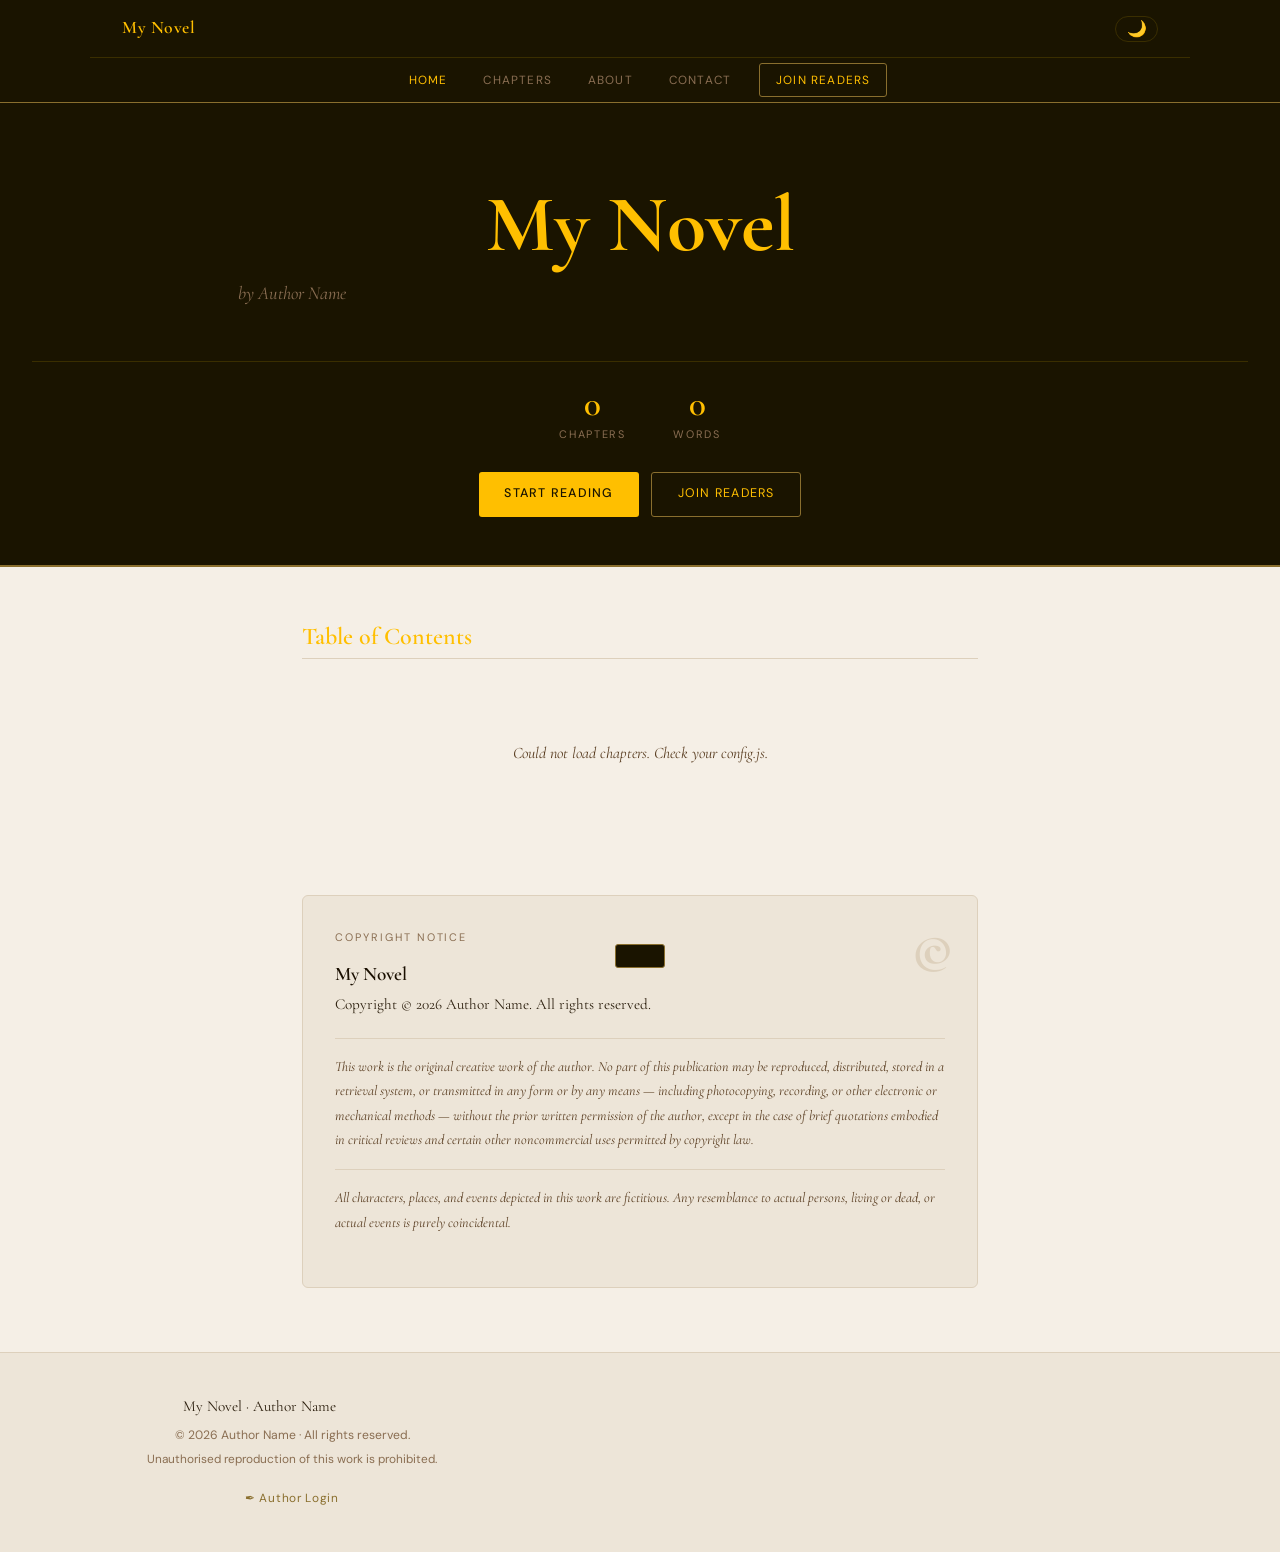
<file: index.html>
<!DOCTYPE html>
<html lang="en">
<head>
<meta charset="UTF-8">
<meta name="viewport" content="width=device-width, initial-scale=1.0">
<title id="page-title">My Novel</title>
<meta name="description" id="page-desc" content="">
<link rel="stylesheet" href="shared.css">
<style>
/* ── page-specific only ── */
.book-hero-tagline {
  font-family: var(--sans);
  font-size: clamp(.85rem, 1.5vw, 1rem);
  font-weight: 400;
  letter-spacing: .18em;
  text-transform: uppercase;
  color: var(--gold-dim);
  margin-bottom: 1rem;
  max-width: none;
}
.hero-actions {
  display: flex;
  gap: .75rem;
  justify-content: center;
  flex-wrap: wrap;
  margin-top: 1.75rem;
}
</style>
</head>
<body>

<!-- ══ HEADER ══ -->
<header id="site-header">
  <div class="header-top">
    <a href="index.html" class="site-logo" id="nav-logo">My Novel</a>
    <button class="theme-toggle" onclick="toggleTheme()" title="Toggle theme">🌙</button>
    <button class="hamburger" id="hamburger-btn" aria-label="Open menu">
      <span></span><span></span><span></span>
    </button>
  </div>
  <nav class="header-nav" id="desktop-nav">
    <a href="index.html"    class="nav-link active">Home</a>
    <a href="chapters.html" class="nav-link">Chapters</a>
    <a href="about.html"    class="nav-link">About</a>
    <a href="contact.html"  class="nav-link">Contact</a>
    <a href="#" class="nav-cta" onclick="openGate();return false;">Join Readers</a>
  </nav>
  <nav id="mobile-nav">
    <a href="index.html"    class="active">Home</a>
    <a href="chapters.html">Chapters</a>
    <a href="about.html">About</a>
    <a href="contact.html">Contact</a>
    <a href="#" onclick="openGate();return false;">Join Readers</a>
  </nav>
</header>

<!-- ══ BOOK HERO (dark — matches screenshot) ══ -->
<section class="book-hero">
  <p class="book-hero-tagline" id="hero-tagline-top"></p>
  <h1 class="book-hero-title" id="hero-title">My Novel</h1>
  <p class="book-hero-byline" id="hero-byline">by Author Name</p>

  <div class="book-hero-tags" id="hero-tags">
    <!-- genre tag injected by JS -->
  </div>

  <div class="book-hero-stats">
    <div class="stat-block">
      <span class="stat-num"  id="stat-chapters">0</span>
      <span class="stat-label">Chapters</span>
    </div>
    <div class="stat-block">
      <span class="stat-num"  id="stat-words">0</span>
      <span class="stat-label">Words</span>
    </div>
  </div>

  <div class="hero-actions">
    <a href="chapters.html" class="btn btn-gold">Start Reading</a>
    <a href="#" class="btn btn-dark" onclick="openGate();return false;">Join Readers</a>
  </div>
</section>

<!-- ══ TABLE OF CONTENTS ══ -->
<main>
  <section class="toc-section">
    <h2 class="toc-heading">Table of Contents</h2>
    <hr class="toc-rule">

    <div id="toc-list">
      <div class="loading-state">
        <span class="spinner"></span>
        Loading chapters…
      </div>
    </div>
  </section>

  <!-- ══ COPYRIGHT NOTICE (matches screenshot) ══ -->
  <div class="copyright-card" id="copyright-block">
    <div class="copyright-card-inner">
      <div class="copyright-icon">©</div>
      <p class="copyright-eyebrow">Copyright Notice</p>
      <h3 class="copyright-title"  id="copy-title">My Novel</h3>
      <p class="copyright-owner"   id="copy-owner">Copyright © 2026 Author Name. All rights reserved.</p>
      <hr class="copyright-rule">
      <p class="copyright-text">
        This work is the original creative work of <span id="copy-author">the author</span>.
        No part of this publication may be reproduced, distributed, stored in a retrieval system,
        or transmitted in any form or by any means — including photocopying, recording, or other
        electronic or mechanical methods — without the prior written permission of the author,
        except in the case of brief quotations embodied in critical reviews and certain other
        noncommercial uses permitted by copyright law.
      </p>
      <hr class="copyright-rule">
      <p class="copyright-text">
        All characters, places, and events depicted in this work are fictitious.
        Any resemblance to actual persons, living or dead, or actual events is purely coincidental.
      </p>
      <div class="copyright-tags" id="copy-tags">
        <!-- injected by JS -->
      </div>
    </div>
  </div>
</main>

<!-- ══ FOOTER ══ -->
<footer id="site-footer">
  <p class="footer-title"  id="footer-title">My Novel · Author Name</p>
  <p class="footer-copy"   id="footer-copy">© 2026 Author Name · All rights reserved.</p>
  <p class="footer-legal">Unauthorised reproduction of this work is prohibited.</p>
  <p class="footer-author-link"><a href="login.html">✒ Author Login</a></p>
</footer>

<!-- ══ GATE MODAL ══ -->
<div id="gate-overlay">
  <div id="gate-box">
    <button class="gate-x" onclick="closeGate()">×</button>
    <div id="gate-form-wrap">
      <h2 id="gate-heading">Unlock All Chapters</h2>
      <p  id="gate-subtext">Join free — instant access to all published chapters plus weekly updates.</p>
      <input class="f-input" type="email" id="gate-email"
             placeholder="your@email.com"
             style="margin-bottom:.75rem;">
      <button class="btn btn-gold" id="gate-submit-btn"
              style="width:100%;justify-content:center;"
              onclick="submitGate()">
        Unlock &amp; Subscribe
      </button>
      <p style="font-family:var(--sans);font-size:.72rem;color:var(--ink-faint);margin-top:.6rem;max-width:none;">
        No spam. Unsubscribe anytime.
      </p>
    </div>
    <div id="gate-success">
      <svg width="44" height="44" viewBox="0 0 44 44" fill="none"
           style="margin:0 auto 1rem;display:block;">
        <circle cx="22" cy="22" r="20"
                stroke="var(--green)" stroke-width="1.5" fill="rgba(45,90,61,.08)"/>
        <path d="M13 23l7 7 11-13"
              stroke="var(--green)" stroke-width="2"
              stroke-linecap="round" stroke-linejoin="round"/>
      </svg>
      <h2 style="color:var(--green);">You're in.</h2>
      <p>All chapters are now unlocked. New episodes will arrive in your inbox.</p>
      <a href="chapters.html" class="btn btn-gold" style="margin-top:1rem;">
        Start Reading →
      </a>
    </div>
  </div>
</div>

<div id="toast"></div>

<script src="config.js"></script>
<script src="shared.js"></script>
<script>
(async () => {
  try {
    // Load settings + chapters in parallel
    const [s, chapters] = await Promise.all([
      getSettings(),
      sbFetch('chapters?order=chapter_order.asc')
    ]);

    // ── Apply settings ──────────────────────────
    const title  = s.title       || 'My Novel';
    const author = s.author_name || 'Author Name';
    const genre  = s.genre       || 'Fiction';
    const year   = new Date().getFullYear();

    document.getElementById('page-title').textContent  = title;
    document.getElementById('page-desc').setAttribute('content', s.description || s.tagline || '');
    document.getElementById('nav-logo').textContent    = title;
    document.getElementById('hero-title').textContent  = title;
    if (s.tagline) document.getElementById('hero-tagline-top').textContent = s.tagline;
    document.getElementById('hero-byline').textContent = 'by ' + author;

    // Genre tags — support multiple genres separated by comma
    const genres = (s.genre || 'Fiction').split(',').map(g => g.trim()).filter(Boolean);
    document.getElementById('hero-tags').innerHTML =
      genres.map(g => `<span class="tag tag-genre-dark">${esc(g)}</span>`).join('');

    // Gate text
    const gh = document.getElementById('gate-heading');
    const gs = document.getElementById('gate-subtext');
    if (gh) gh.textContent = s.gate_title || 'Unlock All Chapters';
    if (gs) gs.textContent = s.gate_msg   || 'Join free — instant access to all published chapters plus weekly updates.';

    // Footer
    document.getElementById('footer-title').textContent = title + ' · ' + author;
    document.getElementById('footer-copy').textContent  = '© ' + year + ' ' + author + ' · All rights reserved.';

    // Copyright block
    document.getElementById('copy-title').textContent  = title;
    document.getElementById('copy-owner').textContent  = 'Copyright © ' + year + ' ' + author + '. All rights reserved.';
    document.getElementById('copy-author').textContent = author;
    document.getElementById('copy-tags').innerHTML = [
      '© All Rights Reserved',
      'Original Work',
      genre,
      author + ' ' + year
    ].map(t => `<span class="tag tag-genre">${t}</span>`).join('');

    // ── Stats ───────────────────────────────────
    const visible = (chapters || []).filter(c => c.status !== 'draft');
    document.getElementById('stat-chapters').textContent = visible.length;

    // Word count: strip HTML tags, count words
    const totalWords = visible.reduce((sum, ch) => {
      const text = (ch.body || '').replace(/<[^>]+>/g, ' ');
      return sum + text.trim().split(/\s+/).filter(Boolean).length;
    }, 0);
    document.getElementById('stat-words').textContent =
      totalWords > 999
        ? (totalWords / 1000).toFixed(1) + 'k'
        : totalWords;

    // ── Table of Contents ───────────────────────
    const tocEl   = document.getElementById('toc-list');
    const gateOn  = s.gate_enabled !== false;

    if (!visible.length) {
      tocEl.innerHTML = `
        <div class="toc-empty">
          <span class="toc-empty-icon">📬</span>
          No chapters published yet.
        </div>`;
    } else {
      tocEl.innerHTML = visible.map((ch, i) => {
        const locked = ch.status === 'locked' && gateOn && !isUnlocked();
        const label  = ch.num || String(i + 1);
        const inner  = `
          <div class="toc-num">${label}</div>
          <div>
            <div class="toc-title-d">${esc(ch.title)}</div>
            ${ch.teaser ? `<div class="toc-teaser">${esc(ch.teaser)}</div>` : ''}
          </div>
          <span class="tag ${locked ? 'tag-locked' : 'tag-free'}">
            ${locked ? '🔒' : 'Free'}
          </span>`;
        return locked
          ? `<div class="toc-row toc-locked" onclick="openGate()">${inner}</div>`
          : `<a href="read.html?id=${ch.id}" class="toc-row">${inner}</a>`;
      }).join('');
    }

  } catch (e) {
    console.error(e);
    document.getElementById('toc-list').innerHTML =
      `<div class="toc-empty">Could not load chapters. Check your config.js.</div>`;
  }
})();

// ── Hamburger ──────────────────────────────
const hbtn = document.getElementById('hamburger-btn');
const mnav = document.getElementById('mobile-nav');
hbtn.addEventListener('click', () => {
  const open = mnav.style.display === 'flex';
  mnav.style.display = open ? 'none' : 'flex';
});

// ── Gate ───────────────────────────────────
document.getElementById('gate-overlay')
  .addEventListener('click', e => {
    if (e.target === document.getElementById('gate-overlay')) closeGate();
  });
document.getElementById('gate-email')
  .addEventListener('keydown', e => { if (e.key === 'Enter') submitGate(); });
document.addEventListener('keydown', e => { if (e.key === 'Escape') closeGate(); });
</script>
</body>
</html>
</file>
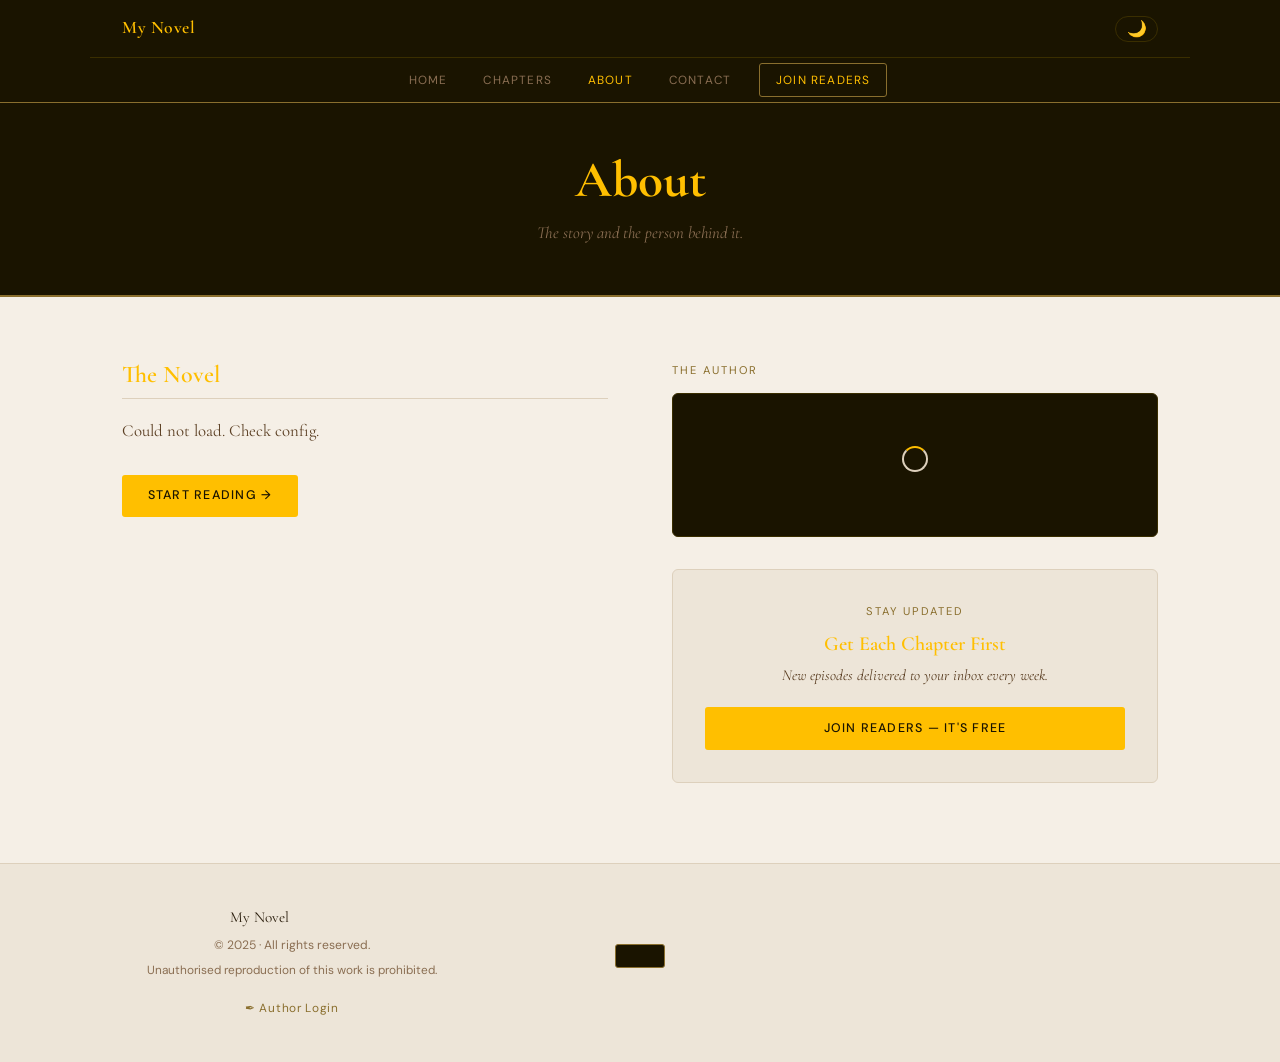
<file: about.html>
<!DOCTYPE html>
<html lang="en">
<head>
<meta charset="UTF-8">
<meta name="viewport" content="width=device-width, initial-scale=1.0">
<title id="page-title">About</title>
<meta name="description" id="page-desc" content="">
<link rel="stylesheet" href="shared.css">
<style>
.about-hero {
  background: var(--dark);
  border-bottom: 2px solid var(--gold-dim);
  padding: 3rem 2rem;
  text-align: center;
}
.about-hero h1 {
  font-family: var(--serif);
  font-size: clamp(2rem, 5vw, 3.2rem);
  font-weight: 700;
  color: var(--gold);
  margin-bottom: .5rem;
}
.about-hero p {
  font-family: var(--serif);
  font-style: italic;
  color: var(--text-faint);
  font-size: 1.05rem;
  max-width: none;
}
.about-body {
  max-width: var(--max);
  margin: 0 auto;
  padding: 4rem 2rem 5rem;
  display: grid;
  grid-template-columns: 1fr 1fr;
  gap: 4rem;
  align-items: start;
}
.about-block { margin-bottom: 3rem; }
.about-block h2 {
  font-family: var(--serif);
  font-size: 1.5rem;
  font-weight: 600;
  color: var(--gold);
  margin-bottom: 1rem;
  padding-bottom: .6rem;
  border-bottom: 1px solid var(--border);
}
.about-block p {
  font-family: var(--serif);
  font-size: 1.05rem;
  line-height: 1.85;
  color: var(--text-mid);
  margin-bottom: 1.1em;
}
.author-card {
  background: var(--dark);
  border: 1px solid var(--gold-border);
  border-radius: var(--radius);
  padding: 2.25rem;
  margin-bottom: 2rem;
}
.author-avatar {
  width: 68px; height: 68px;
  border-radius: 50%;
  background: var(--dark-mid);
  border: 2px solid var(--gold-dim);
  display: flex;
  align-items: center;
  justify-content: center;
  margin-bottom: 1.25rem;
  font-family: var(--serif);
  font-size: 2rem;
  font-weight: 700;
  color: var(--gold);
}
.author-name {
  font-family: var(--serif);
  font-size: 1.3rem;
  font-weight: 600;
  color: var(--gold);
  margin-bottom: .15rem;
}
.author-role {
  font-family: var(--sans);
  font-size: .7rem;
  letter-spacing: .14em;
  text-transform: uppercase;
  color: var(--gold-dim);
  margin-bottom: 1rem;
}
.author-bio-text {
  font-family: var(--serif);
  font-size: 1rem;
  line-height: 1.8;
  color: var(--text-faint);
  max-width: none;
}
.subscribe-card {
  background: var(--bg-warm);
  border: 1px solid var(--border);
  border-radius: var(--radius);
  padding: 2rem;
  text-align: center;
}
.subscribe-card h3 {
  font-family: var(--serif);
  font-size: 1.25rem;
  font-weight: 600;
  color: var(--gold);
  margin-bottom: .4rem;
}
.subscribe-card p {
  font-family: var(--serif);
  font-style: italic;
  color: var(--text-soft);
  font-size: .95rem;
  margin-bottom: 1.25rem;
  max-width: none;
  line-height: 1.6;
}
@media (max-width: 768px) {
  .about-body { grid-template-columns: 1fr; gap: 2.5rem; }
}
</style>
</head>
<body>

<header id="site-header">
  <div class="header-top">
    <a href="index.html" class="site-logo" id="nav-logo">My Novel</a>
    <button class="theme-toggle" onclick="toggleTheme()" title="Toggle theme">🌙</button>
    <button class="hamburger" id="hamburger-btn" aria-label="Open menu">
      <span></span><span></span><span></span>
    </button>
  </div>
  <nav class="header-nav">
    <a href="index.html"    class="nav-link">Home</a>
    <a href="chapters.html" class="nav-link">Chapters</a>
    <a href="about.html"    class="nav-link active">About</a>
    <a href="contact.html"  class="nav-link">Contact</a>
    <a href="#" class="nav-cta" onclick="openGate();return false;">Join Readers</a>
  </nav>
  <nav id="mobile-nav">
    <a href="index.html">Home</a>
    <a href="chapters.html">Chapters</a>
    <a href="about.html" class="active">About</a>
    <a href="contact.html">Contact</a>
    <a href="#" onclick="openGate();return false;">Join Readers</a>
  </nav>
</header>

<section class="about-hero">
  <h1 id="about-h1">About</h1>
  <p  id="about-sub">The story and the person behind it.</p>
</section>

<main>
  <div class="about-body">

    <!-- LEFT: novel description only -->
    <div>
      <div class="about-block">
        <h2 id="novel-h2">The Novel</h2>
        <div id="novel-desc">
          <div class="loading-state" style="padding:1.5rem 0;">
            <span class="spinner"></span>
          </div>
        </div>
        <div style="margin-top:1.75rem;">
          <a href="chapters.html" class="btn btn-gold">Start Reading →</a>
        </div>
      </div>
    </div>

    <!-- RIGHT: author card + subscribe -->
    <div>
      <span class="eyebrow">The Author</span>
      <div class="author-card" id="author-card">
        <div class="loading-state" style="padding:1rem 0;">
          <span class="spinner"></span>
        </div>
      </div>

      <div class="subscribe-card">
        <span class="eyebrow">Stay Updated</span>
        <h3>Get Each Chapter First</h3>
        <p>New episodes delivered to your inbox every week.</p>
        <a href="#" class="btn btn-gold"
           style="width:100%;justify-content:center;"
           onclick="openGate();return false;">
          Join Readers — It's Free
        </a>
      </div>
    </div>

  </div>
</main>

<footer id="site-footer">
  <p class="footer-title"  id="footer-title">My Novel</p>
  <p class="footer-copy"   id="footer-copy">© 2025 · All rights reserved.</p>
  <p class="footer-legal">Unauthorised reproduction of this work is prohibited.</p>
  <p class="footer-author-link"><a href="login.html">✒ Author Login</a></p>
</footer>

<div id="gate-overlay">
  <div id="gate-box">
    <button class="gate-x" onclick="closeGate()">×</button>
    <div id="gate-form-wrap">
      <h2 id="gate-heading">Unlock All Chapters</h2>
      <p  id="gate-subtext">Join free — instant access plus weekly updates.</p>
      <input class="f-input" type="email" id="gate-email"
             placeholder="your@email.com" style="margin-bottom:.75rem;">
      <button class="btn btn-gold" id="gate-submit-btn"
              style="width:100%;justify-content:center;"
              onclick="submitGate()">
        Unlock &amp; Subscribe
      </button>
      <p style="font-family:var(--sans);font-size:.72rem;
                color:var(--text-faint);margin-top:.6rem;max-width:none;">
        No spam. Unsubscribe anytime.
      </p>
    </div>
    <div id="gate-success">
      <svg width="44" height="44" viewBox="0 0 44 44" fill="none"
           style="margin:0 auto 1rem;display:block;">
        <circle cx="22" cy="22" r="20"
                stroke="var(--green)" stroke-width="1.5"
                fill="rgba(45,90,61,.08)"/>
        <path d="M13 23l7 7 11-13"
              stroke="var(--green)" stroke-width="2"
              stroke-linecap="round" stroke-linejoin="round"/>
      </svg>
      <h2 style="color:var(--green);">You're in.</h2>
      <p>All chapters now unlocked.</p>
      <a href="chapters.html" class="btn btn-gold" style="margin-top:1rem;">
        Start Reading
      </a>
    </div>
  </div>
</div>

<div id="toast"></div>

<script src="shared.js"></script>
<script>
(async () => {
  try {
    const s = await getSettings();
    const title  = s.title       || 'My Novel';
    const author = s.author_name || 'Author Name';
    const year   = new Date().getFullYear();

    document.getElementById('page-title').textContent   = 'About — ' + title;
    document.getElementById('nav-logo').textContent     = title;
    document.getElementById('about-h1').textContent     = 'About ' + title;
    document.getElementById('about-sub').textContent    = s.tagline || 'The story and the person behind it.';
    document.getElementById('novel-h2').textContent     = title;
    document.getElementById('footer-title').textContent = title + ' · ' + author;
    document.getElementById('footer-copy').textContent  =
      '© ' + year + ' ' + author + ' · All rights reserved.';

    const gh = document.getElementById('gate-heading');
    const gs = document.getElementById('gate-subtext');
    if (s.gate_title) gh.textContent = s.gate_title;
    if (s.gate_msg)   gs.textContent = s.gate_msg;

    if (s.description) {
      document.getElementById('novel-desc').innerHTML =
        s.description
          .split(/\n\n+/)
          .map(p => `<p>${esc(p.trim())}</p>`)
          .join('');
    } else {
      document.getElementById('novel-desc').innerHTML =
        `<p style="color:var(--text-soft);font-style:italic;">
           Set your novel description in the Author Dashboard.
         </p>`;
    }

    const initial = author.charAt(0).toUpperCase();
    const bioText = s.author_bio ||
      'Set your author bio in Dashboard → Settings.';
    document.getElementById('author-card').innerHTML = `
      <div class="author-avatar">${esc(initial)}</div>
      <div class="author-name">${esc(author)}</div>
      <div class="author-role">Author</div>
      <p class="author-bio-text">${esc(bioText)}</p>`;

  } catch (e) {
    console.error(e);
    document.getElementById('novel-desc').innerHTML =
      `<p style="color:var(--text-soft);">Could not load. Check config.</p>`;
  }
})();

document.getElementById('hamburger-btn').addEventListener('click', () => {
  const m = document.getElementById('mobile-nav');
  m.style.display = m.style.display === 'flex' ? 'none' : 'flex';
});
document.getElementById('gate-overlay')
  .addEventListener('click', e => {
    if (e.target === document.getElementById('gate-overlay')) closeGate();
  });
document.getElementById('gate-email')
  .addEventListener('keydown', e => { if (e.key === 'Enter') submitGate(); });
</script>
</body>
</html>
</file>
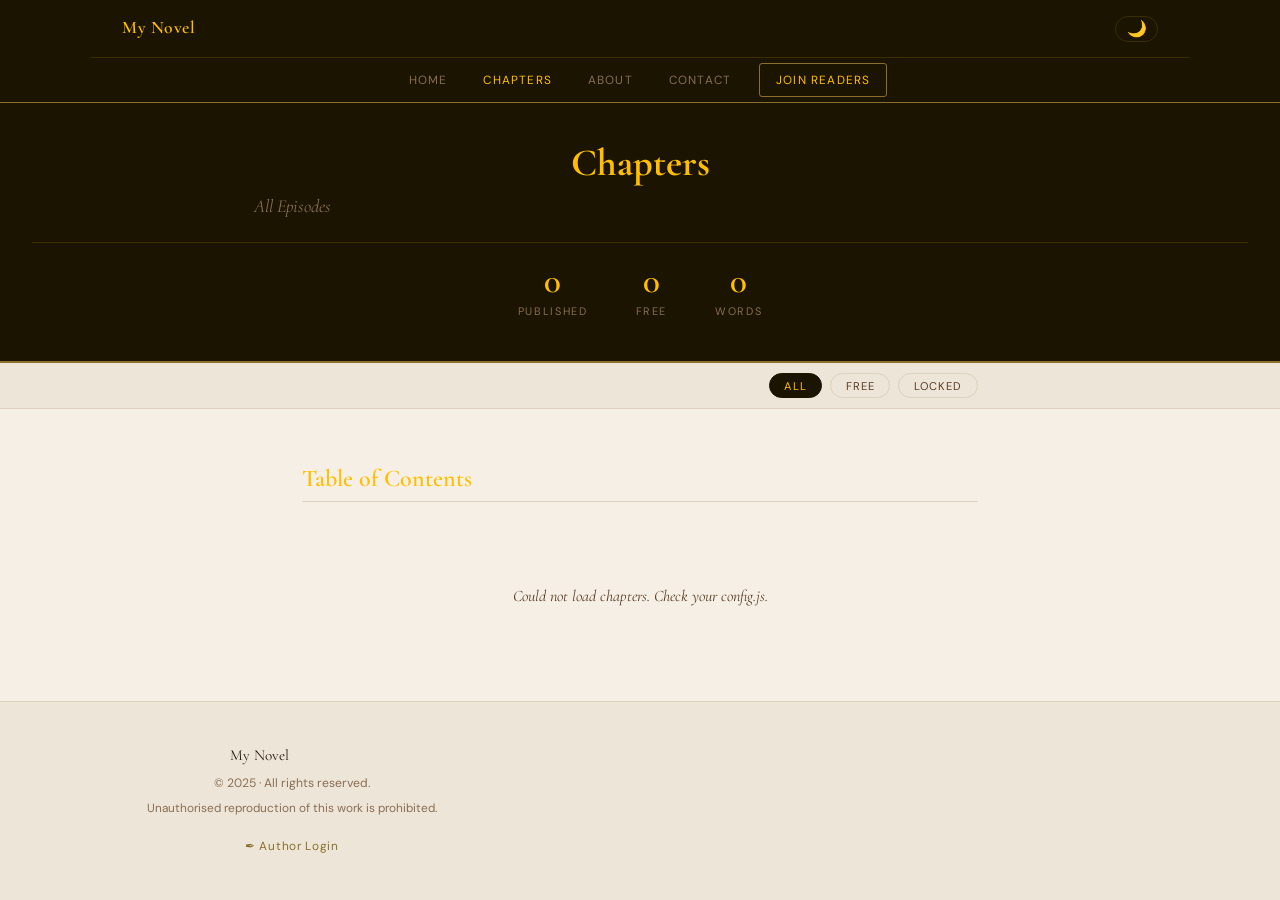
<file: chapters.html>
<!DOCTYPE html>
<html lang="en">
<head>
<meta charset="UTF-8">
<meta name="viewport" content="width=device-width, initial-scale=1.0">
<title id="page-title">Chapters</title>
<meta name="description" id="page-desc" content="">
<link rel="stylesheet" href="shared.css">
<style>
/* ── Filter bar ── */
.filter-bar {
  display: flex;
  gap: .5rem;
  flex-wrap: wrap;
}
.filter-btn {
  font-family: var(--sans);
  font-size: .7rem;
  letter-spacing: .1em;
  text-transform: uppercase;
  padding: .3rem .9rem;
  border-radius: 20px;
  border: 1px solid var(--cream-deep);
  background: transparent;
  color: var(--ink-soft);
  cursor: pointer;
  transition: all .15s;
}
.filter-btn:hover,
.filter-btn.active {
  background: var(--dark);
  color: var(--gold);
  border-color: var(--dark);
}

/* ── Chapter rows ── */
.ch-count {
  font-family: var(--sans);
  font-size: .78rem;
  color: var(--ink-faint);
}

/* progress bar under header */
.chapters-progress {
  background: var(--cream-warm);
  border-bottom: 1px solid var(--cream-deep);
  padding: .6rem 0;
}
.chapters-progress-inner {
  max-width: var(--content);
  margin: 0 auto;
  padding: 0 2rem;
  display: flex;
  align-items: center;
  justify-content: space-between;
  flex-wrap: wrap;
  gap: .75rem;
}

/* toc-row override for chapters page — slightly more padding */
.toc-section .toc-row {
  padding: 1.25rem 0;
}
</style>
</head>
<body>

<!-- ══ HEADER ══ -->
<header id="site-header">
  <div class="header-top">
    <a href="index.html" class="site-logo" id="nav-logo">My Novel</a>
    <button class="theme-toggle" onclick="toggleTheme()" title="Toggle theme">🌙</button>
    <button class="hamburger" id="hamburger-btn" aria-label="Open menu">
      <span></span><span></span><span></span>
    </button>
  </div>
  <nav class="header-nav">
    <a href="index.html"    class="nav-link">Home</a>
    <a href="chapters.html" class="nav-link active">Chapters</a>
    <a href="about.html"    class="nav-link">About</a>
    <a href="contact.html"  class="nav-link">Contact</a>
    <a href="#" class="nav-cta" onclick="openGate();return false;">Join Readers</a>
  </nav>
  <nav id="mobile-nav">
    <a href="index.html">Home</a>
    <a href="chapters.html" class="active">Chapters</a>
    <a href="about.html">About</a>
    <a href="contact.html">Contact</a>
    <a href="#" onclick="openGate();return false;">Join Readers</a>
  </nav>
</header>

<!-- ══ DARK HERO ══ -->
<section class="book-hero" style="padding: 2.5rem 2rem;">
  <h1 class="book-hero-title" id="hero-title"
      style="font-size:clamp(1.6rem,4vw,2.4rem);margin-bottom:.4rem;">
    Chapters
  </h1>
  <p class="book-hero-byline" id="hero-byline">All Episodes</p>
  <div class="book-hero-stats" style="margin-top:1.25rem;padding-top:1.25rem;">
    <div class="stat-block">
      <span class="stat-num" id="stat-published">0</span>
      <span class="stat-label">Published</span>
    </div>
    <div class="stat-block">
      <span class="stat-num" id="stat-free">0</span>
      <span class="stat-label">Free</span>
    </div>
    <div class="stat-block">
      <span class="stat-num" id="stat-words">0</span>
      <span class="stat-label">Words</span>
    </div>
  </div>
</section>

<!-- ══ FILTER BAR ══ -->
<div class="chapters-progress">
  <div class="chapters-progress-inner">
    <span class="ch-count" id="ch-count">Loading…</span>
    <div class="filter-bar">
      <button class="filter-btn active" data-filter="all"
              onclick="setFilter(this)">All</button>
      <button class="filter-btn" data-filter="free"
              onclick="setFilter(this)">Free</button>
      <button class="filter-btn" data-filter="locked"
              onclick="setFilter(this)">Locked</button>
    </div>
  </div>
</div>

<!-- ══ CHAPTER LIST ══ -->
<main>
  <section class="toc-section">
    <h2 class="toc-heading">Table of Contents</h2>
    <hr class="toc-rule">
    <div id="toc-list">
      <div class="loading-state">
        <span class="spinner"></span>
        Loading chapters…
      </div>
    </div>
  </section>
</main>

<!-- ══ FOOTER ══ -->
<footer id="site-footer">
  <p class="footer-title"  id="footer-title">My Novel</p>
  <p class="footer-copy"   id="footer-copy">© 2025 · All rights reserved.</p>
  <p class="footer-legal">Unauthorised reproduction of this work is prohibited.</p>
  <p class="footer-author-link"><a href="login.html">✒ Author Login</a></p>
</footer>

<!-- ══ GATE ══ -->
<div id="gate-overlay">
  <div id="gate-box">
    <button class="gate-x" onclick="closeGate()">×</button>
    <div id="gate-form-wrap">
      <h2 id="gate-heading">Unlock All Chapters</h2>
      <p  id="gate-subtext">Join free — instant access to all published chapters plus weekly updates.</p>
      <input class="f-input" type="email" id="gate-email"
             placeholder="your@email.com" style="margin-bottom:.75rem;">
      <button class="btn btn-gold" id="gate-submit-btn"
              style="width:100%;justify-content:center;"
              onclick="submitGate()">
        Unlock &amp; Subscribe
      </button>
      <p style="font-family:var(--sans);font-size:.72rem;color:var(--ink-faint);
                margin-top:.6rem;max-width:none;">
        No spam. Unsubscribe anytime.
      </p>
    </div>
    <div id="gate-success">
      <svg width="44" height="44" viewBox="0 0 44 44" fill="none"
           style="margin:0 auto 1rem;display:block;">
        <circle cx="22" cy="22" r="20"
                stroke="var(--green)" stroke-width="1.5"
                fill="rgba(45,90,61,.08)"/>
        <path d="M13 23l7 7 11-13"
              stroke="var(--green)" stroke-width="2"
              stroke-linecap="round" stroke-linejoin="round"/>
      </svg>
      <h2 style="color:var(--green);">You're in.</h2>
      <p>All chapters now unlocked. Enjoy reading!</p>
      <button class="btn btn-gold" style="margin-top:1rem;"
              onclick="closeGate();render()">
        Start Reading
      </button>
    </div>
  </div>
</div>

<div id="toast"></div>

<script src="config.js"></script>
<script src="shared.js"></script>
<script>
let allChapters = [];
let gateEnabled = true;
let currentFilter = 'all';

/* ── render chapter list ── */
function render() {
  const tocEl = document.getElementById('toc-list');

  let visible = allChapters.filter(c => c.status !== 'draft');

  if (currentFilter === 'free')
    visible = visible.filter(c => c.status === 'free' || isUnlocked());
  if (currentFilter === 'locked')
    visible = visible.filter(c => c.status === 'locked');

  document.getElementById('ch-count').textContent =
    visible.length + ' chapter' + (visible.length !== 1 ? 's' : '');

  if (!visible.length) {
    tocEl.innerHTML = `
      <div class="toc-empty">
        <span class="toc-empty-icon">📬</span>
        No chapters here yet.
      </div>`;
    return;
  }

  tocEl.innerHTML = visible.map((ch, i) => {
    const locked = ch.status === 'locked' && gateEnabled && !isUnlocked();
    const label  = ch.num || String(i + 1);
    const inner  = `
      <div class="toc-num">${esc(label)}</div>
      <div>
        <div class="toc-title-d">${esc(ch.title)}</div>
        ${ch.teaser ? `<div class="toc-teaser">${esc(ch.teaser)}</div>` : ''}
      </div>
      <span class="tag ${locked ? 'tag-locked' : 'tag-free'}">
        ${locked ? '🔒' : 'Free'}
      </span>`;

    return locked
      ? `<div class="toc-row toc-locked" onclick="openGate()">${inner}</div>`
      : `<a href="read.html?id=${ch.id}" class="toc-row">${inner}</a>`;
  }).join('');
}

/* ── filter buttons ── */
function setFilter(btn) {
  document.querySelectorAll('.filter-btn')
    .forEach(b => b.classList.remove('active'));
  btn.classList.add('active');
  currentFilter = btn.dataset.filter;
  render();
}

/* ── load ── */
(async () => {
  try {
    const [s, chs] = await Promise.all([
      getSettings(),
      sbFetch('chapters?order=chapter_order.asc')
    ]);

    gateEnabled = s.gate_enabled !== false;

    const title  = s.title       || 'My Novel';
    const author = s.author_name || 'Author Name';
    const year   = new Date().getFullYear();

    document.getElementById('page-title').textContent  = 'Chapters — ' + title;
    document.getElementById('nav-logo').textContent    = title;
    document.getElementById('hero-title').textContent  = title;
    document.getElementById('footer-title').textContent = title + ' · ' + author;
    document.getElementById('footer-copy').textContent  =
      '© ' + year + ' ' + author + ' · All rights reserved.';

    // gate text
    const gh = document.getElementById('gate-heading');
    const gs = document.getElementById('gate-subtext');
    if (s.gate_title) gh.textContent = s.gate_title;
    if (s.gate_msg)   gs.textContent = s.gate_msg;

    allChapters = chs || [];

    // stats
    const pub  = allChapters.filter(c => c.status !== 'draft');
    const free = allChapters.filter(c => c.status === 'free');
    const words = pub.reduce((sum, ch) => {
      const text = (ch.body || '').replace(/<[^>]+>/g, ' ');
      return sum + text.trim().split(/\s+/).filter(Boolean).length;
    }, 0);

    document.getElementById('stat-published').textContent = pub.length;
    document.getElementById('stat-free').textContent      = free.length;
    document.getElementById('stat-words').textContent     =
      words > 999 ? (words / 1000).toFixed(1) + 'k' : words;

    render();
  } catch (e) {
    console.error(e);
    document.getElementById('toc-list').innerHTML =
      `<div class="toc-empty">Could not load chapters. Check your config.js.</div>`;
    document.getElementById('ch-count').textContent = '';
  }
})();

/* ── hamburger ── */
document.getElementById('hamburger-btn').addEventListener('click', () => {
  const m = document.getElementById('mobile-nav');
  m.style.display = m.style.display === 'flex' ? 'none' : 'flex';
});

/* ── gate ── */
document.getElementById('gate-overlay')
  .addEventListener('click', e => {
    if (e.target === document.getElementById('gate-overlay')) closeGate();
  });
document.getElementById('gate-email')
  .addEventListener('keydown', e => { if (e.key === 'Enter') submitGate(); });
document.addEventListener('keydown', e => { if (e.key === 'Escape') closeGate(); });
</script>
</body>
</html>
</file>
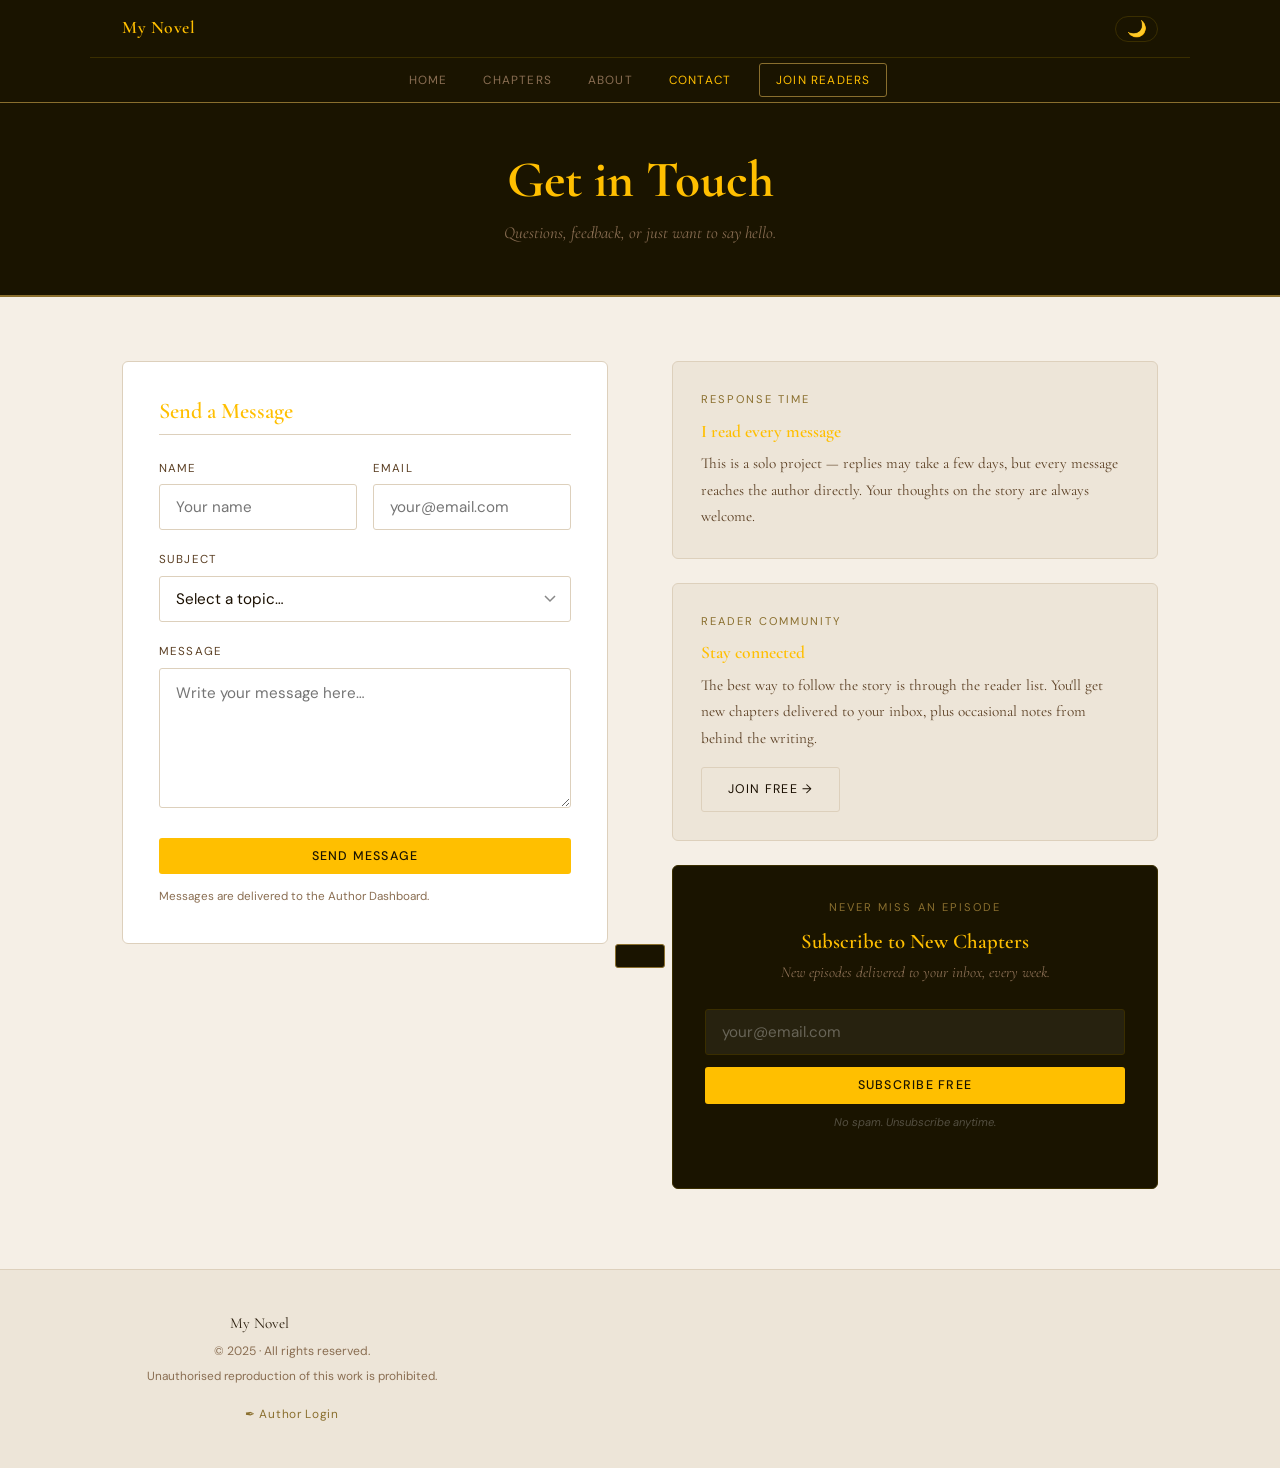
<file: contact.html>
<!DOCTYPE html>
<html lang="en">
<head>
<meta charset="UTF-8">
<meta name="viewport" content="width=device-width, initial-scale=1.0">
<title id="page-title">Contact</title>
<link rel="stylesheet" href="shared.css">
<style>
.contact-hero {
  background: var(--dark);
  border-bottom: 2px solid var(--gold-dim);
  padding: 3rem 2rem;
  text-align: center;
}
.contact-hero h1 {
  font-family: var(--serif);
  font-size: clamp(2rem, 5vw, 3.2rem);
  font-weight: 700;
  color: var(--gold);
  margin-bottom: .5rem;
}
.contact-hero p {
  font-family: var(--serif);
  font-style: italic;
  color: var(--ink-faint);
  font-size: 1.05rem;
  max-width: none;
}

.contact-body {
  max-width: var(--max);
  margin: 0 auto;
  padding: 4rem 2rem 5rem;
  display: grid;
  grid-template-columns: 1fr 1fr;
  gap: 4rem;
  align-items: start;
}

/* ── message form card ── */
.form-card {
  background: #fff;
  border: 1px solid var(--cream-deep);
  border-radius: var(--radius);
  padding: 2.25rem;
}
.form-card h2 {
  font-family: var(--serif);
  font-size: 1.4rem;
  font-weight: 600;
  color: var(--gold);
  margin-bottom: 1.5rem;
  padding-bottom: .6rem;
  border-bottom: 1px solid var(--cream-deep);
}
.form-row { display: grid; grid-template-columns: 1fr 1fr; gap: 1rem; }
#contact-success { display: none; text-align: center; padding: 1.5rem 0; }
#contact-success h3 {
  font-family: var(--serif);
  font-size: 1.4rem;
  font-weight: 600;
  color: var(--green);
  margin-bottom: .5rem;
}
#contact-success p {
  font-family: var(--serif);
  font-style: italic;
  color: var(--ink-soft);
  max-width: none;
  margin-bottom: 1.25rem;
}

/* ── right column cards ── */
.info-card {
  background: var(--cream-warm);
  border: 1px solid var(--cream-deep);
  border-radius: var(--radius);
  padding: 1.75rem;
  margin-bottom: 1.5rem;
}
.info-card h3 {
  font-family: var(--serif);
  font-size: 1.1rem;
  font-weight: 600;
  color: var(--gold);
  margin-bottom: .5rem;
}
.info-card p {
  font-family: var(--serif);
  font-size: .95rem;
  color: var(--ink-soft);
  line-height: 1.75;
  max-width: none;
}

/* ── newsletter card ── */
.nl-card {
  background: var(--dark);
  border: 1px solid var(--gold-border);
  border-radius: var(--radius);
  padding: 2rem;
  text-align: center;
}
.nl-card h3 {
  font-family: var(--serif);
  font-size: 1.3rem;
  font-weight: 600;
  color: var(--gold);
  margin-bottom: .4rem;
}
.nl-card p {
  font-family: var(--serif);
  font-style: italic;
  color: var(--ink-faint);
  font-size: .95rem;
  margin-bottom: 1.5rem;
  max-width: none;
  line-height: 1.65;
}
.nl-input {
  width: 100%;
  padding: .75rem 1rem;
  border: 1px solid var(--gold-border);
  border-radius: 3px;
  background: rgba(255,255,255,.06);
  color: #fff;
  font-family: var(--sans);
  font-size: .95rem;
  outline: none;
  transition: border-color .2s;
  margin-bottom: .75rem;
}
.nl-input::placeholder { color: rgba(255,255,255,.3); }
.nl-input:focus { border-color: var(--gold-dim); }
#nl-success { display: none; padding: .5rem 0; }
#nl-success p {
  font-family: var(--serif);
  font-style: italic;
  color: var(--gold-dim);
  max-width: none;
  margin-bottom: 0;
}

@media (max-width: 768px) {
  .contact-body { grid-template-columns: 1fr; gap: 2.5rem; }
  .form-row     { grid-template-columns: 1fr; }
}
</style>
</head>
<body>

<!-- ══ HEADER ══ -->
<header id="site-header">
  <div class="header-top">
    <a href="index.html" class="site-logo" id="nav-logo">My Novel</a>
    <button class="theme-toggle" onclick="toggleTheme()" title="Toggle theme">🌙</button>
    <button class="hamburger" id="hamburger-btn" aria-label="Open menu">
      <span></span><span></span><span></span>
    </button>
  </div>
  <nav class="header-nav">
    <a href="index.html"    class="nav-link">Home</a>
    <a href="chapters.html" class="nav-link">Chapters</a>
    <a href="about.html"    class="nav-link">About</a>
    <a href="contact.html"  class="nav-link active">Contact</a>
    <a href="#" class="nav-cta" onclick="openGate();return false;">Join Readers</a>
  </nav>
  <nav id="mobile-nav">
    <a href="index.html">Home</a>
    <a href="chapters.html">Chapters</a>
    <a href="about.html">About</a>
    <a href="contact.html" class="active">Contact</a>
    <a href="#" onclick="openGate();return false;">Join Readers</a>
  </nav>
</header>

<!-- ══ DARK HERO ══ -->
<section class="contact-hero">
  <h1>Get in Touch</h1>
  <p>Questions, feedback, or just want to say hello.</p>
</section>

<!-- ══ BODY ══ -->
<main>
  <div class="contact-body">

    <!-- LEFT: contact form -->
    <div class="form-card">
      <h2>Send a Message</h2>

      <div id="contact-form">
        <div class="form-row">
          <div class="field">
            <label for="cf-name">Name</label>
            <input class="f-input" type="text" id="cf-name"
                   placeholder="Your name">
          </div>
          <div class="field">
            <label for="cf-email">Email</label>
            <input class="f-input" type="email" id="cf-email"
                   placeholder="your@email.com">
          </div>
        </div>

        <div class="field">
          <label for="cf-subject">Subject</label>
          <select class="f-input" id="cf-subject">
            <option value="">Select a topic…</option>
            <option>Question about the story</option>
            <option>Character or plot feedback</option>
            <option>Just saying hi</option>
            <option>Collaboration</option>
            <option>Other</option>
          </select>
        </div>

        <div class="field">
          <label for="cf-msg">Message</label>
          <textarea class="f-input" id="cf-msg"
                    style="min-height:140px;"
                    placeholder="Write your message here…"></textarea>
        </div>

        <button class="btn btn-gold" id="cf-btn"
                style="width:100%;justify-content:center;"
                onclick="sendContact()">
          Send Message
        </button>
        <p style="font-family:var(--sans);font-size:.73rem;
                  color:var(--ink-faint);margin-top:.75rem;max-width:none;">
          Messages are delivered to the Author Dashboard.
        </p>
      </div>

      <!-- success state -->
      <div id="contact-success">
        <svg width="48" height="48" viewBox="0 0 48 48" fill="none"
             style="margin:0 auto 1rem;display:block;">
          <circle cx="24" cy="24" r="22"
                  stroke="var(--green)" stroke-width="1.5"
                  fill="rgba(45,90,61,.08)"/>
          <path d="M14 25l8 8 12-15"
                stroke="var(--green)" stroke-width="2"
                stroke-linecap="round" stroke-linejoin="round"/>
        </svg>
        <h3>Message sent!</h3>
        <p>Thanks for reaching out. Every message is read personally.</p>
        <button class="btn btn-outline" onclick="resetContact()">
          Send Another
        </button>
      </div>
    </div>

    <!-- RIGHT: info + newsletter -->
    <div>

      <div class="info-card">
        <span class="eyebrow">Response Time</span>
        <h3>I read every message</h3>
        <p>
          This is a solo project — replies may take a few days,
          but every message reaches the author directly.
          Your thoughts on the story are always welcome.
        </p>
      </div>

      <div class="info-card">
        <span class="eyebrow">Reader Community</span>
        <h3>Stay connected</h3>
        <p>
          The best way to follow the story is through the
          reader list. You'll get new chapters delivered to
          your inbox, plus occasional notes from behind the writing.
        </p>
        <div style="margin-top:1rem;">
          <a href="#" class="btn btn-outline"
             onclick="openGate();return false;">
            Join Free →
          </a>
        </div>
      </div>

      <!-- newsletter card -->
      <div class="nl-card">
        <span class="eyebrow"
              style="color:var(--gold-dim);">Never Miss an Episode</span>
        <h3>Subscribe to New Chapters</h3>
        <p>New episodes delivered to your inbox, every week.</p>

        <div id="nl-form">
          <input class="nl-input" type="email" id="nl-email"
                 placeholder="your@email.com">
          <button class="btn btn-gold" id="nl-btn"
                  style="width:100%;justify-content:center;"
                  onclick="joinNewsletter()">
            Subscribe Free
          </button>
          <p style="font-family:var(--sans);font-size:.7rem;
                    color:rgba(255,255,255,.25);margin-top:.6rem;
                    max-width:none;">
            No spam. Unsubscribe anytime.
          </p>
        </div>

        <div id="nl-success">
          <svg width="38" height="38" viewBox="0 0 38 38" fill="none"
               style="margin:0 auto .75rem;display:block;">
            <circle cx="19" cy="19" r="17"
                    stroke="var(--gold-dim)" stroke-width="1.5"
                    fill="rgba(201,168,76,.08)"/>
            <path d="M11 20l6 6 10-12"
                  stroke="var(--gold)" stroke-width="2"
                  stroke-linecap="round" stroke-linejoin="round"/>
          </svg>
          <p>You're subscribed! New chapters will arrive in your inbox.</p>
        </div>
      </div>

    </div>
  </div>
</main>

<!-- ══ FOOTER ══ -->
<footer id="site-footer">
  <p class="footer-title"  id="footer-title">My Novel</p>
  <p class="footer-copy"   id="footer-copy">© 2025 · All rights reserved.</p>
  <p class="footer-legal">Unauthorised reproduction of this work is prohibited.</p>
  <p class="footer-author-link"><a href="login.html">✒ Author Login</a></p>
</footer>

<!-- ══ GATE ══ -->
<div id="gate-overlay">
  <div id="gate-box">
    <button class="gate-x" onclick="closeGate()">×</button>
    <div id="gate-form-wrap">
      <h2 id="gate-heading">Unlock All Chapters</h2>
      <p  id="gate-subtext">Join free — instant access plus weekly updates.</p>
      <input class="f-input" type="email" id="gate-email"
             placeholder="your@email.com" style="margin-bottom:.75rem;">
      <button class="btn btn-gold" id="gate-submit-btn"
              style="width:100%;justify-content:center;"
              onclick="submitGate()">
        Unlock &amp; Subscribe
      </button>
      <p style="font-family:var(--sans);font-size:.72rem;
                color:var(--ink-faint);margin-top:.6rem;max-width:none;">
        No spam. Unsubscribe anytime.
      </p>
    </div>
    <div id="gate-success">
      <svg width="44" height="44" viewBox="0 0 44 44" fill="none"
           style="margin:0 auto 1rem;display:block;">
        <circle cx="22" cy="22" r="20"
                stroke="var(--green)" stroke-width="1.5"
                fill="rgba(45,90,61,.08)"/>
        <path d="M13 23l7 7 11-13"
              stroke="var(--green)" stroke-width="2"
              stroke-linecap="round" stroke-linejoin="round"/>
      </svg>
      <h2 style="color:var(--green);">You're in.</h2>
      <p>All chapters now unlocked.</p>
      <a href="chapters.html" class="btn btn-gold" style="margin-top:1rem;">
        Start Reading
      </a>
    </div>
  </div>
</div>

<div id="toast"></div>

<script src="config.js"></script>
<script src="shared.js"></script>
<script>
/* ── send contact message ── */
async function sendContact() {
  const name    = document.getElementById('cf-name').value.trim();
  const email   = document.getElementById('cf-email').value.trim();
  const subject = document.getElementById('cf-subject').value;
  const msg     = document.getElementById('cf-msg').value.trim();

  if (!name)  return toast('Please enter your name');
  if (!email || !email.includes('@')) return toast('Please enter a valid email');
  if (!msg)   return toast('Please write a message');

  const btn = document.getElementById('cf-btn');
  btn.disabled = true;
  btn.innerHTML = '<span class="spinner"></span> Sending…';

  try {
    await sbFetch('messages', {
      method: 'POST',
      body:   { name, email, subject, body: msg },
      prefer: 'return=minimal'
    });
    document.getElementById('contact-form').style.display    = 'none';
    document.getElementById('contact-success').style.display = 'block';
  } catch (e) {
    toast('Could not send — please try again');
    btn.disabled = false;
    btn.textContent = 'Send Message';
  }
}

/* ── reset form ── */
function resetContact() {
  ['cf-name','cf-email','cf-msg'].forEach(id => {
    document.getElementById(id).value = '';
  });
  document.getElementById('cf-subject').value              = '';
  document.getElementById('contact-form').style.display    = 'block';
  document.getElementById('contact-success').style.display = 'none';
  const btn = document.getElementById('cf-btn');
  btn.disabled    = false;
  btn.textContent = 'Send Message';
}

/* ── newsletter signup ── */
async function joinNewsletter() {
  const em  = document.getElementById('nl-email').value.trim();
  const btn = document.getElementById('nl-btn');

  if (!em || !em.includes('@') || !em.includes('.')) {
    toast('Please enter a valid email'); return;
  }
  btn.disabled = true;
  btn.innerHTML = '<span class="spinner"></span>';

  try {
    await sbFetch('readers', {
      method: 'POST',
      body:   { email: em },
      prefer: 'return=minimal'
    });
  } catch (e) { /* duplicate OK */ }

  sessionStorage.setItem('novel_unlocked', '1');
  document.getElementById('nl-form').style.display    = 'none';
  document.getElementById('nl-success').style.display = 'block';
}

/* ── load settings ── */
(async () => {
  try {
    const s = await getSettings();
    const title  = s.title       || 'My Novel';
    const author = s.author_name || 'Author Name';
    const year   = new Date().getFullYear();

    document.getElementById('page-title').textContent   = 'Contact — ' + title;
    document.getElementById('nav-logo').textContent     = title;
    document.getElementById('footer-title').textContent = title + ' · ' + author;
    document.getElementById('footer-copy').textContent  =
      '© ' + year + ' ' + author + ' · All rights reserved.';

    const gh = document.getElementById('gate-heading');
    const gs = document.getElementById('gate-subtext');
    if (s.gate_title) gh.textContent = s.gate_title;
    if (s.gate_msg)   gs.textContent = s.gate_msg;
  } catch (e) { console.error(e); }
})();

/* ── hamburger ── */
document.getElementById('hamburger-btn').addEventListener('click', () => {
  const m = document.getElementById('mobile-nav');
  m.style.display = m.style.display === 'flex' ? 'none' : 'flex';
});

/* ── nl-email enter key ── */
document.getElementById('nl-email')
  .addEventListener('keydown', e => { if (e.key === 'Enter') joinNewsletter(); });

/* ── gate ── */
document.getElementById('gate-overlay')
  .addEventListener('click', e => {
    if (e.target === document.getElementById('gate-overlay')) closeGate();
  });
document.getElementById('gate-email')
  .addEventListener('keydown', e => { if (e.key === 'Enter') submitGate(); });
document.addEventListener('keydown', e => { if (e.key === 'Escape') closeGate(); });
</script>
</body>
</html>
</file>
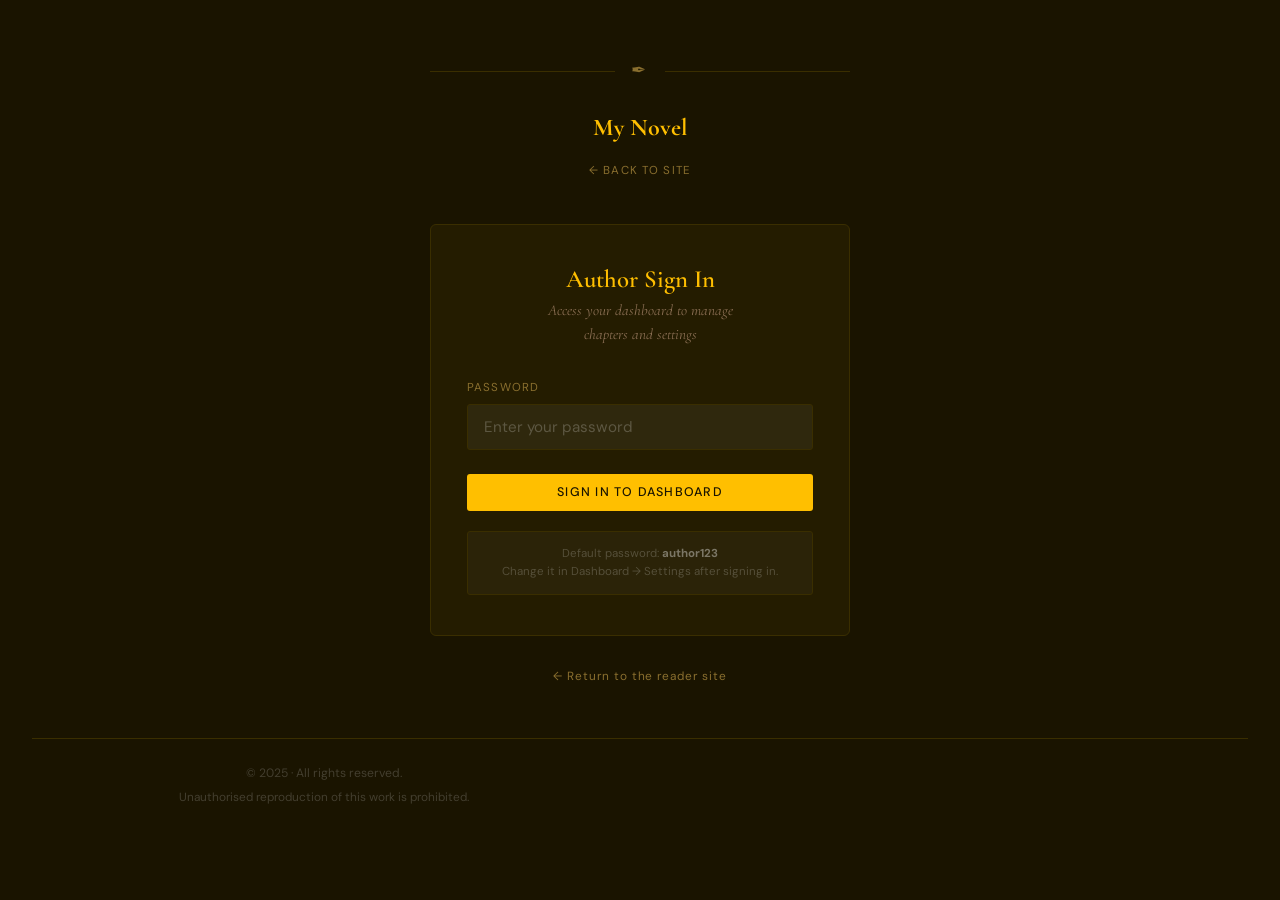
<file: login.html>
<!DOCTYPE html>
<html lang="en">
<head>
<meta charset="UTF-8">
<meta name="viewport" content="width=device-width, initial-scale=1.0">
<title>Author Login</title>
<link rel="stylesheet" href="shared.css">
<style>
/* full dark page */
html, body {
  background: var(--dark);
  min-height: 100vh;
}
body {
  display: flex;
  flex-direction: column;
  align-items: center;
  justify-content: center;
  padding: 2rem;
}
.login-wrap {
  width: 100%;
  max-width: 420px;
}
/* ornament */
.login-mark {
  text-align: center;
  margin-bottom: 2.5rem;
}
.login-rule {
  display: flex;
  align-items: center;
  gap: 1rem;
  margin-bottom: 1.25rem;
}
.login-rule::before,
.login-rule::after {
  content: '';
  flex: 1;
  height: 1px;
  background: var(--gold-border);
}
.login-ornament {
  font-family: var(--serif);
  color: var(--gold-dim);
  font-size: 1.1rem;
  letter-spacing: .2em;
}
.login-logo {
  display: block;
  font-family: var(--serif);
  font-size: 1.5rem;
  font-weight: 700;
  color: var(--gold);
  text-decoration: none;
  margin-bottom: .35rem;
  transition: color .2s;
}
.login-logo:hover { color: var(--gold-light); }
.login-back {
  font-family: var(--sans);
  font-size: .72rem;
  letter-spacing: .1em;
  text-transform: uppercase;
  color: var(--gold-dim);
  text-decoration: none;
  transition: color .2s;
}
.login-back:hover { color: var(--gold); }
/* card */
.login-card {
  background: var(--dark-mid);
  border: 1px solid var(--gold-border);
  border-radius: var(--radius);
  padding: 2.5rem 2.25rem;
}
.login-card h1 {
  font-family: var(--serif);
  font-size: 1.55rem;
  font-weight: 600;
  color: var(--gold);
  text-align: center;
  margin-bottom: .35rem;
}
.login-sub {
  font-family: var(--serif);
  font-style: italic;
  font-size: .95rem;
  color: var(--ink-faint);
  text-align: center;
  margin-bottom: 2rem;
  max-width: none;
  line-height: 1.55;
}
/* dark inputs */
.login-card .f-input {
  background: rgba(255,255,255,.05);
  border-color: var(--gold-border);
  color: #fff;
}
.login-card .f-input::placeholder { color: rgba(255,255,255,.22); }
.login-card .f-input:focus        { border-color: var(--gold-dim);  }
.login-card .field label          { color: var(--gold-dim); }
#login-error {
  font-family: var(--sans);
  font-size: .8rem;
  color: #e07070;
  text-align: center;
  margin-top: .5rem;
  display: none;
}
/* hint */
.login-hint {
  background: rgba(255,255,255,.03);
  border: 1px solid var(--gold-border);
  border-radius: 3px;
  padding: .8rem 1rem;
  margin-top: 1.25rem;
  text-align: center;
}
.login-hint p {
  font-family: var(--sans);
  font-size: .72rem;
  color: rgba(255,255,255,.2);
  line-height: 1.6;
  max-width: none;
}
.login-hint strong { color: rgba(255,255,255,.38); }
.login-bottom {
  text-align: center;
  margin-top: 1.5rem;
}
.login-bottom a {
  font-family: var(--sans);
  font-size: .74rem;
  letter-spacing: .08em;
  color: var(--gold-dim);
  text-decoration: none;
  transition: color .2s;
}
.login-bottom a:hover { color: var(--gold); }
/* footer */
#site-footer {
  background: transparent;
  border-top: 1px solid var(--gold-border);
  padding: 1.5rem 2rem;
  width: 100%;
  margin-top: 3rem;
}
#site-footer .footer-copy,
#site-footer .footer-legal      { color: rgba(255,255,255,.18); }
#site-footer .footer-author-link a {
  color: rgba(255,255,255,.18);
  transition: color .2s;
}
#site-footer .footer-author-link a:hover { color: var(--gold-dim); }
</style>
</head>
<body>

<div class="login-wrap">

  <!-- ornament + logo -->
  <div class="login-mark">
    <div class="login-rule">
      <span class="login-ornament">✒</span>
    </div>
    <a href="index.html" class="login-logo" id="login-logo">My Novel</a>
    <a href="index.html" class="login-back">← Back to site</a>
  </div>

  <!-- card -->
  <div class="login-card">
    <h1>Author Sign In</h1>
    <p class="login-sub">
      Access your dashboard to manage<br>chapters and settings
    </p>

    <div class="field">
      <label for="login-pw">Password</label>
      <input class="f-input" type="password" id="login-pw"
             placeholder="Enter your password"
             autocomplete="current-password">
      <div id="login-error">Incorrect password. Please try again.</div>
    </div>

    <button class="btn btn-gold" id="login-btn"
            style="width:100%;justify-content:center;margin-top:.25rem;"
            onclick="doLogin()">
      Sign In to Dashboard
    </button>

    <div class="login-hint">
      <p>Default password: <strong>author123</strong><br>
         Change it in Dashboard → Settings after signing in.</p>
    </div>
  </div>

  <div class="login-bottom">
    <a href="index.html">← Return to the reader site</a>
  </div>

</div>

<footer id="site-footer">
  <p class="footer-copy"  id="footer-copy" style="text-align:center;">
    © 2025 · All rights reserved.
  </p>
  <p class="footer-legal" style="text-align:center;">
    Unauthorised reproduction of this work is prohibited.
  </p>
</footer>

<div id="toast"></div>

<script src="config.js"></script>
<script src="shared.js"></script>
<script>
async function doLogin() {
  const pw  = document.getElementById('login-pw').value;
  const btn = document.getElementById('login-btn');
  const err = document.getElementById('login-error');

  if (!pw) { toast('Please enter your password'); return; }

  btn.disabled  = true;
  btn.innerHTML = '<span class="spinner" style="border-top-color:var(--dark);"></span> Signing in…';
  err.style.display = 'none';

  try {
    const s      = await getSettings();
    const stored = s.password || 'author123';

    if (pw === stored) {
      sessionStorage.setItem('novel_auth',     btoa(pw));
      sessionStorage.setItem('novel_pw_cache', pw);
      window.location.href = 'dashboard.html';
    } else {
      err.style.display = 'block';
      btn.disabled      = false;
      btn.textContent   = 'Sign In to Dashboard';
      document.getElementById('login-pw').value = '';
      document.getElementById('login-pw').focus();
    }
  } catch (e) {
    toast('Connection error — check your config.js');
    btn.disabled    = false;
    btn.textContent = 'Sign In to Dashboard';
  }
}

/* enter key */
document.getElementById('login-pw')
  .addEventListener('keydown', e => { if (e.key === 'Enter') doLogin(); });

/* already logged in → skip straight to dashboard */
const cached = sessionStorage.getItem('novel_pw_cache');
if (cached) {
  getSettings()
    .then(s => {
      if (cached === (s.password || 'author123'))
        window.location.href = 'dashboard.html';
    })
    .catch(() => {});
}

/* update logo + footer from live settings */
getSettings()
  .then(s => {
    const title  = s.title       || 'My Novel';
    const author = s.author_name || '';
    const year   = new Date().getFullYear();
    document.getElementById('login-logo').textContent  = title;
    document.getElementById('footer-copy').textContent =
      '© ' + year + (author ? ' ' + author : '') + ' · All rights reserved.';
  })
  .catch(() => {});
</script>
</body>
</html>
</file>
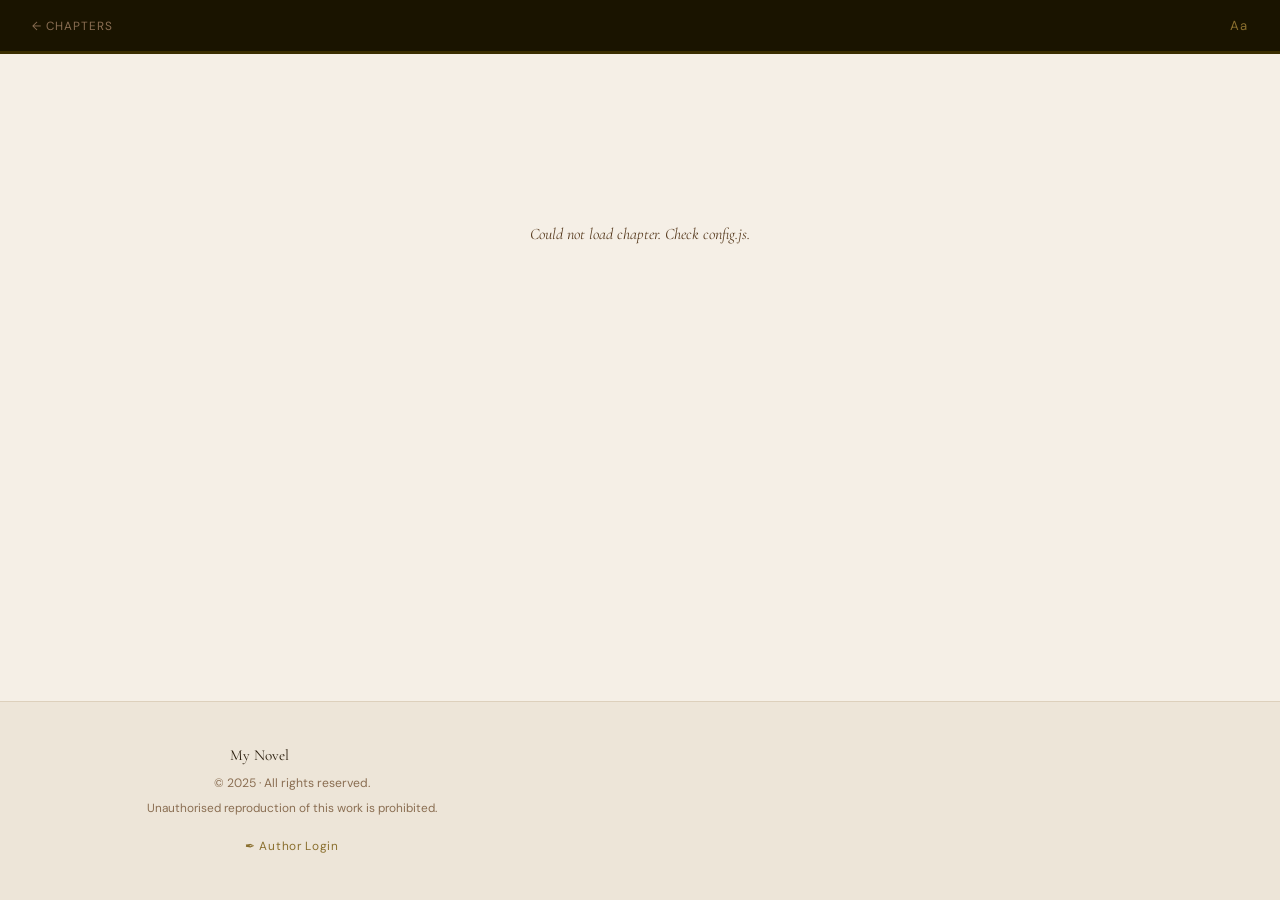
<file: read.html>
<!DOCTYPE html>
<html lang="en">
<head>
<meta charset="UTF-8">
<meta name="viewport" content="width=device-width, initial-scale=1.0">
<title id="page-title">Reading…</title>
<link rel="stylesheet" href="shared.css">
<style>
.fsbtn {
  background: transparent;
  border: 1px solid var(--gold-border);
  color: var(--gold-dim);
  font-size: .78rem;
  padding: .25rem .65rem;
  border-radius: 3px;
  cursor: pointer;
  font-family: var(--sans);
  transition: all .15s;
}
.fsbtn:hover, .fsbtn.on {
  background: var(--gold);
  color: var(--dark);
  border-color: var(--gold);
}
#font-controls {
  display: none;
  position: absolute;
  top: 52px; right: 1.5rem;
  background: var(--dark);
  border: 1px solid var(--gold-border);
  border-radius: 4px;
  padding: .85rem 1.1rem;
  z-index: 50;
}
#font-controls.open { display: block; }
#font-controls p {
  font-family: var(--sans);
  font-size: .68rem;
  letter-spacing: .1em;
  text-transform: uppercase;
  color: var(--ink-faint);
  margin-bottom: .5rem;
  max-width: none;
}
.fsbtn-row { display: flex; gap: .4rem; }
.chapter-end-ornament {
  text-align: center;
  font-size: 1.2rem;
  color: var(--gold-dim);
  letter-spacing: .4em;
  margin: 3rem 0 1.5rem;
}
</style>
</head>
<body>

<!-- ══ STICKY READER BAR ══ -->
<div style="position:sticky;top:0;z-index:40;">
  <div id="reader-bar" style="background:var(--dark);
       border-bottom:1px solid var(--gold-border);
       padding:0 2rem;display:flex;align-items:center;
       justify-content:space-between;height:52px;">
    <button class="reader-back" onclick="history.back()">← Chapters</button>
    <span id="reader-ch-label"
          style="font-family:var(--sans);font-size:.72rem;
                 color:var(--gold-dim);letter-spacing:.08em;
                 text-align:center;flex:1;padding:0 1rem;"></span>
    <button id="aa-btn"
            style="background:none;border:none;cursor:pointer;
                   color:var(--gold-dim);font-family:var(--sans);
                   font-size:.82rem;letter-spacing:.06em;
                   transition:color .2s;padding:0;"
            onclick="toggleFC()"
            onmouseenter="this.style.color='var(--gold)'"
            onmouseleave="this.style.color='var(--gold-dim)'">
      Aa
    </button>
  </div>

  <!-- font size picker dropdown -->
  <div id="font-controls">
    <p>Text Size</p>
    <div class="fsbtn-row">
      <button class="fsbtn"    onclick="setSize('14px')">14</button>
      <button class="fsbtn"    onclick="setSize('16px')">16</button>
      <button class="fsbtn on" onclick="setSize('18px')">18</button>
      <button class="fsbtn"    onclick="setSize('20px')">20</button>
      <button class="fsbtn"    onclick="setSize('24px')">24</button>
      <button class="fsbtn"    onclick="setSize('28px')">28</button>
    </div>
  </div>

  <!-- gold reading progress bar -->
  <div class="reader-progress">
    <div class="reader-progress-bar" id="progress-bar"></div>
  </div>
</div>

<!-- ══ CHAPTER BODY ══ -->
<main>
  <div class="reader-wrap" id="reader-wrap">

    <div class="loading-state" id="reader-loading">
      <span class="spinner"></span>
      Loading chapter…
    </div>

    <div id="reader-content" style="display:none;">
      <p  class="reader-ch-num"   id="reader-ch-num"></p>
      <h1 class="reader-ch-title" id="reader-ch-title"></h1>
      <p  class="reader-ch-epi"   id="reader-ch-epi" style="display:none;"></p>
      <div class="reader-body"    id="reader-ch-body"></div>
      <div class="reader-end">
        <div class="chapter-end-ornament">✦ &nbsp; ✦ &nbsp; ✦</div>
        <p class="reader-end-msg" id="reader-end-msg"></p>
        <div class="chapter-nav"  id="chapter-nav"></div>
      </div>
    </div>

    <div id="reader-not-found" style="display:none;">
      <div class="toc-empty">
        <span class="toc-empty-icon">🔍</span>
        Chapter not found.<br>
        <a href="chapters.html" style="color:var(--gold);font-size:.9rem;">
          ← Back to chapters
        </a>
      </div>
    </div>

  </div>
</main>

<!-- ══ FOOTER ══ -->
<footer id="site-footer">
  <p class="footer-title"  id="footer-title">My Novel</p>
  <p class="footer-copy"   id="footer-copy">© 2025 · All rights reserved.</p>
  <p class="footer-legal">Unauthorised reproduction of this work is prohibited.</p>
  <p class="footer-author-link"><a href="login.html">✒ Author Login</a></p>
</footer>

<!-- ══ GATE ══ -->
<div id="gate-overlay">
  <div id="gate-box">
    <button class="gate-x" onclick="closeGate()">×</button>
    <div id="gate-form-wrap">
      <h2 id="gate-heading">Unlock This Chapter</h2>
      <p  id="gate-subtext">Join free to read all locked chapters and receive new episodes weekly.</p>
      <input class="f-input" type="email" id="gate-email"
             placeholder="your@email.com" style="margin-bottom:.75rem;">
      <button class="btn btn-gold" id="gate-submit-btn"
              style="width:100%;justify-content:center;"
              onclick="submitGate()">
        Unlock &amp; Subscribe
      </button>
      <p style="font-family:var(--sans);font-size:.72rem;
                color:var(--ink-faint);margin-top:.6rem;max-width:none;">
        No spam. Unsubscribe anytime.
      </p>
    </div>
    <div id="gate-success">
      <svg width="44" height="44" viewBox="0 0 44 44" fill="none"
           style="margin:0 auto 1rem;display:block;">
        <circle cx="22" cy="22" r="20"
                stroke="var(--green)" stroke-width="1.5"
                fill="rgba(45,90,61,.08)"/>
        <path d="M13 23l7 7 11-13"
              stroke="var(--green)" stroke-width="2"
              stroke-linecap="round" stroke-linejoin="round"/>
      </svg>
      <h2 style="color:var(--green);">Unlocked!</h2>
      <p>Enjoy reading. New episodes arrive weekly.</p>
      <button class="btn btn-gold" style="margin-top:1rem;"
              onclick="closeGate();loadChapter()">
        Continue Reading
      </button>
    </div>
  </div>
</div>

<div id="toast"></div>

<script src="config.js"></script>
<script src="shared.js"></script>
<script>
const params    = new URLSearchParams(location.search);
const chapterId = params.get('id');
let allChapters = [];
let gateEnabled = true;

/* ── font size ── */
const sizes = {
  '14px':'14px','16px':'16px','18px':'18px',
  '20px':'20px','24px':'24px','28px':'28px'
};

function setSize(key) {
  const body = document.getElementById('reader-ch-body');
  if (body) body.style.fontSize = key;
  document.querySelectorAll('.fsbtn').forEach(b => b.classList.remove('on'));
  const target = document.querySelector(`.fsbtn[onclick="setSize('${key}')"]`);
  if (target) target.classList.add('on');
  localStorage.setItem('novel_font_size', key);
  document.getElementById('font-controls').classList.remove('open');
}

function toggleFC() {
  document.getElementById('font-controls').classList.toggle('open');
}

/* restore saved size */
const savedSz = localStorage.getItem('novel_font_size');
if (savedSz) {
  document.querySelectorAll('.fsbtn').forEach(b => b.classList.remove('on'));
  const t = document.querySelector(`.fsbtn[onclick="setSize('${savedSz}')"]`);
  if (t) t.classList.add('on');
}

/* ── progress bar ── */
window.addEventListener('scroll', () => {
  const total = document.body.scrollHeight - window.innerHeight;
  const pct   = total > 0 ? (window.scrollY / total) * 100 : 0;
  document.getElementById('progress-bar').style.width = pct + '%';
});

/* ── load chapter ── */
async function loadChapter() {
  try {
    const [s, chs] = await Promise.all([
      getSettings(),
      sbFetch('chapters?order=chapter_order.asc')
    ]);

    gateEnabled  = s.gate_enabled !== false;
    const title  = s.title       || 'My Novel';
    const author = s.author_name || 'Author Name';
    const year   = new Date().getFullYear();

    document.getElementById('footer-title').textContent =
      title + ' · ' + author;
    document.getElementById('footer-copy').textContent  =
      '© ' + year + ' ' + author + ' · All rights reserved.';

    const gh = document.getElementById('gate-heading');
    const gs = document.getElementById('gate-subtext');
    if (s.gate_title) gh.textContent = s.gate_title;
    if (s.gate_msg)   gs.textContent = s.gate_msg;

    allChapters = (chs || []).filter(c => c.status !== 'draft');

    const ch  = allChapters.find(c => c.id === chapterId);
    const idx = allChapters.findIndex(c => c.id === chapterId);

    /* not found */
    if (!ch) {
      document.getElementById('reader-loading').style.display   = 'none';
      document.getElementById('reader-not-found').style.display = 'block';
      document.getElementById('page-title').textContent         = 'Not found';
      return;
    }

    /* locked */
    if (ch.status === 'locked' && gateEnabled && !isUnlocked()) {
      document.getElementById('reader-loading').innerHTML =
        `<p style="font-family:var(--serif);font-style:italic;
                   color:var(--ink-soft);">
           This chapter is locked.
         </p>`;
      openGate();
      return;
    }

    /* ── render ── */
    const label = ch.num || String(idx + 1);

    document.getElementById('page-title').textContent =
      'Ch. ' + label + ': ' + ch.title + ' — ' + title;
    document.getElementById('reader-ch-label').textContent =
      title + '  ·  Chapter ' + label;
    document.getElementById('reader-ch-num').textContent   =
      'Chapter ' + label;
    document.getElementById('reader-ch-title').textContent = ch.title;

    const epiEl = document.getElementById('reader-ch-epi');
    if (ch.epigraph) {
      epiEl.textContent   = ch.epigraph;
      epiEl.style.display = 'block';
    }

    document.getElementById('reader-ch-body').innerHTML = ch.body || '';

    /* restore font size after body is in DOM */
    const sz = localStorage.getItem('novel_font_size');
    if (sz && sizes[sz]) {
      document.getElementById('reader-ch-body').style.fontSize = sizes[sz];
    }

    /* end message */
    document.getElementById('reader-end-msg').textContent =
      'End of Chapter ' + label;

    /* ── prev / next ── */
    const prev = allChapters[idx - 1];
    const next = allChapters[idx + 1];
    let navHTML = '';

    if (prev) {
      navHTML += `<a href="read.html?id=${prev.id}" class="btn btn-outline">
                    ← Ch. ${esc(prev.num || String(idx))}
                  </a>`;
    }
    if (next) {
      const nl = next.status === 'locked' && gateEnabled && !isUnlocked();
      navHTML += nl
        ? `<button class="btn btn-gold" onclick="openGate()">
             Unlock Ch. ${esc(next.num || String(idx + 2))} →
           </button>`
        : `<a href="read.html?id=${next.id}" class="btn btn-gold">
             Ch. ${esc(next.num || String(idx + 2))} →
           </a>`;
    } else {
      navHTML += `<button class="btn btn-dark" onclick="openGate()">
                    Get notified of new episodes
                  </button>`;
    }
    if (!prev && !next) {
      navHTML = `<a href="chapters.html" class="btn btn-outline">
                   ← Back to Chapters
                 </a>`;
    }

    document.getElementById('chapter-nav').innerHTML = navHTML;

    /* show */
    document.getElementById('reader-loading').style.display = 'none';
    document.getElementById('reader-content').style.display = 'block';

  } catch (e) {
    console.error(e);
    document.getElementById('reader-loading').innerHTML =
      `<div class="toc-empty">
         Could not load chapter. Check config.js.
       </div>`;
  }
}

/* ── close font picker on outside click ── */
document.addEventListener('click', e => {
  const fc  = document.getElementById('font-controls');
  const btn = document.getElementById('aa-btn');
  if (fc.classList.contains('open') &&
      !fc.contains(e.target) && e.target !== btn) {
    fc.classList.remove('open');
  }
});

/* ── gate events ── */
document.getElementById('gate-overlay')
  .addEventListener('click', e => {
    if (e.target === document.getElementById('gate-overlay')) closeGate();
  });
document.getElementById('gate-email')
  .addEventListener('keydown', e => { if (e.key === 'Enter') submitGate(); });
document.addEventListener('keydown', e => {
  if (e.key === 'Escape') {
    closeGate();
    document.getElementById('font-controls').classList.remove('open');
  }
});

loadChapter();
</script>
</body>
</html>
</file>
<file: shared.css>
/* ═══════════════════════════════════════════
   shared.css — with Light / Dark mode toggle
   ☀ Light = warm cream body (default)
   🌙 Dark  = full dark brown (like the header)
═══════════════════════════════════════════ */

@import url('https://fonts.googleapis.com/css2?family=Cormorant+Garamond:ital,wght@0,300;0,400;0,500;0,600;0,700;1,300;1,400;1,500;1,600&family=EB+Garamond:ital,wght@0,400;0,500;1,400;1,500&family=DM+Sans:wght@300;400;500&display=swap');

/* ── LIGHT MODE TOKENS (default) ── */
:root {
  --dark:         #1a1400;
  --dark-mid:     #241c00;
  --gold:         #ffbf00;
  --gold-light:   #e2c97e;
  --gold-dim:     #8a6f2e;
  --gold-border:  #3a2e00;

  /* body colors — change in dark mode */
  --bg:           #f5efe6;
  --bg-warm:      #ede5d8;
  --bg-deep:      #ddd0bc;
  --text:         #1a0f00;   /* darkened for contrast */
  --text-mid:     #2c1f0e;   /* main reading text — solid */
  --text-soft:    #5a3e22;   /* secondary text */
  --text-faint:   #8a6e52;   /* muted labels */
  --border:       #ddd0bc;
  --card-bg:      #ffffff;

  /* keep old names working */
  --cream:        var(--bg);
  --cream-warm:   var(--bg-warm);
  --cream-deep:   var(--bg-deep);
  --ink:          var(--text);
  --ink-mid:      var(--text-mid);
  --ink-soft:     var(--text-soft);
  --ink-faint:    var(--text-faint);

  --red:   #8b2020;
  --green: #2d5a3d;

  --serif: 'Cormorant Garamond', 'EB Garamond', Georgia, serif;
  --sans:  'DM Sans', system-ui, sans-serif;
  --max:     1100px;
  --content: 740px;
  --radius:  6px;
}

/* ── DARK MODE TOKENS ── */
body.dark-mode {
  --bg:        #1a1400;
  --bg-warm:   #241c00;
  --bg-deep:   #3a2e00;
  --text:      #ffbf00;   /* bright warm white */
  --text-mid:  #ffbf00;   /* main reading text */
  --text-soft: #ffbf00;   /* secondary */
  --text-faint:#6a5520;
  --border:    #3a2e00;
  --card-bg:   #241c00;

  --cream:       var(--bg);
  --cream-warm:  var(--bg-warm);
  --cream-deep:  var(--bg-deep);
  --ink:         var(--text);
  --ink-mid:     var(--text-mid);
  --ink-soft:    var(--text-soft);
  --ink-faint:   var(--text-faint);
}

/* ── SMOOTH TRANSITION ── */
body, body * {
  transition:
    background-color .3s ease,
    color .3s ease,
    border-color .3s ease;
}
/* don't animate things that shouldn't */
body *, body *::before, body *::after {
  transition-property: background-color, color, border-color;
}

/* ── RESET ── */
*, *::before, *::after { box-sizing: border-box; margin: 0; padding: 0; }
html { scroll-behavior: smooth; }
body {
  font-family: var(--serif);
  font-weight: 400;
  color: var(--text);
  background: var(--bg);
  font-size: 17px;
  line-height: 1.75;
  -webkit-font-smoothing: antialiased;
  min-height: 100vh;
  display: flex;
  flex-direction: column;
}
main { flex: 1; }
img  { display: block; max-width: 100%; }
a    { color: var(--gold); text-decoration: none; transition: color .2s; }
a:hover { color: var(--gold-light); }
p    { max-width: 65ch; }

/* ── LAYOUT ── */
.container    { max-width: var(--max);     margin: 0 auto; padding: 0 2rem; }
.container-sm { max-width: var(--content); margin: 0 auto; padding: 0 2rem; }

/* ── TYPOGRAPHY ── */
h1, h2, h3, h4 {
  font-family: var(--serif);
  font-weight: 600;
  line-height: 1.15;
  color: var(--text);
}
.gold-heading { color: var(--gold); }

/* ── BUTTONS ── */
.btn {
  display: inline-flex;
  align-items: center;
  gap: .45rem;
  padding: .65rem 1.6rem;
  font-family: var(--sans);
  font-size: .78rem;
  font-weight: 400;
  letter-spacing: .1em;
  text-transform: uppercase;
  border-radius: 3px;
  border: none;
  cursor: pointer;
  text-decoration: none;
  transition: background .2s, color .2s, border-color .2s;
  white-space: nowrap;
}
.btn-gold { background: var(--gold); color: var(--dark); font-weight: 500; }
.btn-gold:hover { background: var(--gold-light); color: var(--dark); }
.btn-dark { background: var(--dark); color: var(--gold); border: 1px solid var(--gold-dim); }
.btn-dark:hover { background: var(--dark-mid); color: var(--gold-light); }
.btn-outline { background: transparent; color: var(--text); border: 1px solid var(--border); }
.btn-outline:hover { border-color: var(--text-soft); }
.btn-ghost { background: transparent; color: var(--text-soft); border: none; cursor: pointer; font-family: var(--sans); font-size: .8rem; padding: .35rem .6rem; }
.btn-ghost:hover { color: var(--text); }
.btn:disabled { opacity: .45; cursor: not-allowed; }

/* ── FORM INPUTS ── */
.f-input {
  width: 100%;
  padding: .75rem 1rem;
  border: 1px solid var(--border);
  border-radius: 3px;
  font-family: var(--sans);
  font-size: .95rem;
  color: var(--text);
  background: var(--card-bg);
  outline: none;
  transition: border-color .2s;
}
.f-input:focus { border-color: var(--gold-dim); }
textarea.f-input { resize: vertical; min-height: 90px; line-height: 1.6; }
select.f-input {
  appearance: none;
  background-image: url("data:image/svg+xml,%3Csvg xmlns='http://www.w3.org/2000/svg' width='12' height='8' viewBox='0 0 12 8'%3E%3Cpath d='M1 1l5 5 5-5' stroke='%23888' stroke-width='1.5' fill='none'/%3E%3C/svg%3E");
  background-repeat: no-repeat;
  background-position: right .9rem center;
  padding-right: 2.5rem;
}
.field { margin-bottom: 1.25rem; }
.field label { display: block; font-family: var(--sans); font-size: .72rem; letter-spacing: .1em; text-transform: uppercase; color: var(--text-soft); margin-bottom: .35rem; }
.field-hint { font-size: .74rem; color: var(--text-faint); margin-top: .3rem; font-family: var(--sans); }
.field-row  { display: grid; grid-template-columns: 1fr 1fr; gap: 1rem; }

/* ── TAGS ── */
.tag { display: inline-flex; align-items: center; font-family: var(--sans); font-size: .68rem; letter-spacing: .12em; text-transform: uppercase; padding: .25rem .8rem; border-radius: 20px; border: 1px solid; }
.tag-genre-dark { color: var(--gold); border-color: var(--gold-dim); background: transparent; }
.tag-genre { color: var(--text-mid); border-color: var(--border); background: transparent; }
.tag-free   { background: rgba(45,90,61,.1);  color: var(--green); border-color: rgba(45,90,61,.25); }
.tag-locked { background: var(--bg-warm); color: var(--text-faint); border-color: var(--border); }
.tag-draft  { background: #fdf3dc; color: #7a5c00; border-color: #e8d080; }

/* ── TOGGLE SWITCH ── */
.switch { position: relative; display: inline-block; width: 40px; height: 22px; }
.switch input { opacity: 0; width: 0; height: 0; }
.slider { position: absolute; cursor: pointer; inset: 0; background: var(--border); border-radius: 22px; transition: background .2s; }
.slider::before { content: ''; position: absolute; width: 16px; height: 16px; left: 3px; bottom: 3px; background: #fff; border-radius: 50%; transition: transform .2s; }
input:checked + .slider { background: var(--gold); }
input:checked + .slider::before { transform: translateX(18px); }

/* ── CARDS ── */
.card { background: var(--card-bg); border: 1px solid var(--border); border-radius: var(--radius); padding: 1.75rem; margin-bottom: 1.5rem; }
.card-head { display: flex; align-items: center; justify-content: space-between; margin-bottom: 1.25rem; flex-wrap: wrap; gap: .75rem; }
.card-head h2 { font-family: var(--serif); font-size: 1.3rem; font-weight: 600; color: var(--gold); }

/* ── LABELS ── */
.eyebrow { font-family: var(--sans); font-size: .7rem; letter-spacing: .18em; text-transform: uppercase; color: var(--gold-dim); margin-bottom: .75rem; display: block; }
.section-title { font-family: var(--serif); font-size: clamp(1.6rem, 3vw, 2.4rem); font-weight: 600; color: var(--gold); margin-bottom: .75rem; }
.divider-line { border: none; border-top: 1px solid var(--border); margin: 2.5rem 0; }
.gold-rule { border: none; border-top: 1px solid var(--gold-border); margin: 1.5rem 0; }

/* ── SPINNER ── */
.spinner { display: inline-block; width: 18px; height: 18px; border: 2px solid var(--border); border-top-color: var(--gold); border-radius: 50%; animation: spin .7s linear infinite; vertical-align: middle; }
@keyframes spin { to { transform: rotate(360deg); } }
.loading-state { text-align: center; padding: 3rem 2rem; color: var(--text-soft); font-family: var(--sans); font-size: .9rem; }
.loading-state .spinner { display: block; margin: 0 auto .75rem; width: 26px; height: 26px; }

/* ── TOAST ── */
#toast { position: fixed; bottom: 2rem; left: 50%; transform: translateX(-50%) translateY(100px); background: var(--dark); color: var(--gold); border: 1px solid var(--gold-dim); padding: .7rem 1.5rem; border-radius: 3px; font-family: var(--sans); font-size: .84rem; z-index: 9999; transition: transform .3s; pointer-events: none; white-space: nowrap; }
#toast.show { transform: translateX(-50%) translateY(0); }

/* ══════════════════════════════════════════
   THEME TOGGLE BUTTON  ☀ / 🌙
══════════════════════════════════════════ */
.theme-toggle {
  background: none;
  border: 1px solid var(--gold-border);
  border-radius: 20px;
  cursor: pointer;
  font-size: .9rem;
  padding: .25rem .65rem;
  color: var(--gold-dim);
  transition: all .2s;
  line-height: 1;
  display: flex;
  align-items: center;
  gap: .25rem;
}
.theme-toggle:hover {
  border-color: var(--gold-dim);
  color: var(--gold);
  background: rgba(201,168,76,.08);
}
.theme-toggle .icon { font-size: 1rem; }

/* ══════════════════════════════════════════
   SITE HEADER
══════════════════════════════════════════ */
#site-header { background: var(--dark); border-bottom: 1px solid var(--gold-dim); position: sticky; top: 0; z-index: 100; }
.header-top { max-width: var(--max); margin: 0 auto; padding: 0 2rem; display: flex; align-items: center; justify-content: space-between; height: 58px; border-bottom: 1px solid var(--gold-border); }
.site-logo { font-family: var(--serif); font-size: 1.1rem; font-weight: 600; color: var(--gold); text-decoration: none; letter-spacing: .03em; flex-shrink: 0; }
.site-logo:hover { color: var(--gold-light); }
.header-nav { max-width: var(--max); margin: 0 auto; padding: 0 2rem; display: flex; align-items: center; justify-content: center; gap: .25rem; height: 44px; }
.nav-link { font-family: var(--sans); font-size: .74rem; letter-spacing: .1em; text-transform: uppercase; color: var(--text-faint); text-decoration: none; padding: .4rem 1rem; border-radius: 3px; transition: color .2s, background .2s; }
.nav-link:hover { color: var(--gold-light); background: rgba(255,255,255,.04); }
.nav-link.active { color: var(--gold); }
.nav-cta { font-family: var(--sans); font-size: .74rem; letter-spacing: .1em; text-transform: uppercase; color: var(--gold); border: 1px solid var(--gold-dim); padding: .35rem 1rem; border-radius: 3px; text-decoration: none; transition: background .2s, color .2s; margin-left: .5rem; }
.nav-cta:hover { background: var(--gold); color: var(--dark); }
.hamburger { display: none; background: none; border: none; cursor: pointer; padding: .4rem; flex-direction: column; gap: 5px; }
.hamburger span { display: block; width: 20px; height: 1.5px; background: var(--gold); transition: all .25s; }
#mobile-nav { display: none; flex-direction: column; background: var(--dark); border-top: 1px solid var(--gold-border); }
#mobile-nav a { font-family: var(--sans); font-size: .8rem; letter-spacing: .1em; text-transform: uppercase; color: var(--text-faint); text-decoration: none; padding: .9rem 2rem; border-bottom: 1px solid var(--gold-border); transition: color .2s; }
#mobile-nav a:hover, #mobile-nav a.active { color: var(--gold); }

/* ══════════════════════════════════════════
   HERO
══════════════════════════════════════════ */
.book-hero { background: var(--dark); padding: 4rem 2rem 3rem; text-align: center; border-bottom: 2px solid var(--gold-dim); }
.book-hero-title { font-family: var(--serif); font-size: clamp(2.8rem, 8vw, 5rem); font-weight: 700; color: var(--gold); line-height: 1.05; margin-bottom: .6rem; }
.book-hero-byline { font-family: var(--serif); font-style: italic; font-size: 1.15rem; color: var(--text-faint); margin-bottom: 1.25rem; }
.book-hero-tags { display: flex; gap: .5rem; justify-content: center; flex-wrap: wrap; margin-bottom: 2rem; }
.book-hero-stats { display: flex; align-items: center; justify-content: center; gap: 3rem; margin-top: 1.5rem; padding-top: 1.5rem; border-top: 1px solid var(--gold-border); }
.stat-block { text-align: center; }
.stat-num { font-family: var(--serif); font-size: 2.2rem; font-weight: 600; color: var(--gold); line-height: 1; display: block; }
.stat-label { font-family: var(--sans); font-size: .68rem; letter-spacing: .15em; text-transform: uppercase; color: var(--text-faint); margin-top: .25rem; display: block; }

/* ══════════════════════════════════════════
   TABLE OF CONTENTS
══════════════════════════════════════════ */
.toc-section { max-width: var(--content); margin: 0 auto; padding: 3.5rem 2rem 2rem; }
.toc-heading { font-family: var(--serif); font-size: 1.5rem; font-weight: 600; color: var(--gold); margin-bottom: .5rem; }
.toc-rule { border: none; border-top: 1px solid var(--border); margin-bottom: 2rem; }
.toc-row { display: grid; grid-template-columns: 48px 1fr auto; align-items: baseline; gap: 1rem; padding: 1.1rem 0; border-bottom: 1px solid var(--border); text-decoration: none; color: inherit; transition: background .15s; cursor: pointer; }
.toc-row:first-of-type { border-top: 1px solid var(--border); }
.toc-row:hover:not(.toc-locked) { background: var(--bg-warm); margin: 0 -1rem; padding-left: 1rem; padding-right: 1rem; }
.toc-row.toc-locked { cursor: pointer; opacity: .7; }
.toc-num { font-family: var(--serif); font-size: 1.5rem; font-weight: 300; color: var(--text-faint); text-align: right; line-height: 1; }
.toc-title-d { font-family: var(--serif); font-size: 1.05rem; font-weight: 500; color: var(--text); margin-bottom: .15rem; }
.toc-teaser { font-family: var(--serif); font-style: italic; font-size: .88rem; color: var(--text-soft); }
.toc-empty { text-align: center; padding: 3rem 0; font-family: var(--serif); font-style: italic; color: var(--text-soft); font-size: 1rem; }
.toc-empty-icon { font-size: 2.5rem; margin-bottom: .75rem; display: block; }

/* ══════════════════════════════════════════
   COPYRIGHT CARD
══════════════════════════════════════════ */
.copyright-card { max-width: var(--content); margin: 3rem auto 4rem; padding: 0 2rem; }
.copyright-card-inner { background: var(--bg-warm); border: 1px solid var(--border); border-radius: var(--radius); padding: 2rem; position: relative; }
.copyright-eyebrow { font-family: var(--sans); font-size: .68rem; letter-spacing: .18em; text-transform: uppercase; color: var(--text-faint); margin-bottom: 1rem; }
.copyright-title { font-family: var(--serif); font-size: 1.2rem; font-weight: 600; color: var(--text); margin-bottom: .35rem; }
.copyright-owner { font-family: var(--serif); font-size: .95rem; color: var(--text-mid); margin-bottom: 1.25rem; }
.copyright-text { font-family: var(--serif); font-style: italic; font-size: .88rem; color: var(--text-soft); line-height: 1.75; margin-bottom: 1rem; max-width: none; }
.copyright-rule { border: none; border-top: 1px solid var(--border); margin: 1rem 0; }
.copyright-tags { display: flex; gap: .5rem; flex-wrap: wrap; margin-top: 1.25rem; }
.copyright-icon { position: absolute; top: 1.5rem; right: 1.5rem; font-size: 3.5rem; color: var(--border); font-family: var(--serif); font-weight: 700; line-height: 1; user-select: none; }

/* ══════════════════════════════════════════
   SITE FOOTER
══════════════════════════════════════════ */
#site-footer { background: var(--bg-warm); border-top: 1px solid var(--border); padding: 2.5rem 2rem; text-align: center; margin-top: auto; }
.footer-title { font-family: var(--serif); font-size: .95rem; color: var(--text-mid); margin-bottom: .3rem; }
.footer-copy  { font-family: var(--sans); font-size: .76rem; color: var(--text-faint); margin-bottom: .2rem; }
.footer-legal { font-family: var(--sans); font-size: .74rem; color: var(--text-faint); margin-bottom: .75rem; }
.footer-author-link a { font-family: var(--sans); font-size: .74rem; color: var(--gold-dim); text-decoration: none; letter-spacing: .06em; }
.footer-author-link a:hover { color: var(--gold); }

/* ── dark mode footer ── */
body.dark-mode #site-footer { background: var(--dark-mid); border-top-color: var(--gold-border); }

/* ══════════════════════════════════════════
   GATE MODAL
══════════════════════════════════════════ */
#gate-overlay { display: none; position: fixed; inset: 0; z-index: 500; background: rgba(20,14,0,.75); align-items: center; justify-content: center; padding: 2rem; }
#gate-overlay.active { display: flex !important; }
#gate-box { background: var(--bg); max-width: 440px; width: 100%; padding: 3rem 2.5rem; border-radius: var(--radius); border: 1px solid var(--border); text-align: center; position: relative; }
#gate-box h2 { font-family: var(--serif); font-size: 1.7rem; font-weight: 600; color: var(--gold); margin-bottom: .5rem; }
#gate-box p { font-family: var(--serif); font-style: italic; color: var(--text-soft); font-size: .98rem; margin-bottom: 1.75rem; line-height: 1.65; max-width: none; }
.gate-x { position: absolute; top: 1rem; right: 1rem; background: none; border: none; font-size: 1.3rem; color: var(--text-faint); cursor: pointer; }
.gate-x:hover { color: var(--text-soft); }
#gate-success { display: none; }

/* ══════════════════════════════════════════
   READER
══════════════════════════════════════════ */
#reader-bar { position: sticky; top: 0; z-index: 40; background: var(--dark); border-bottom: 1px solid var(--gold-border); padding: 0 2rem; display: flex; align-items: center; justify-content: space-between; height: 52px; }
.reader-back { background: none; border: none; cursor: pointer; font-family: var(--sans); font-size: .74rem; letter-spacing: .08em; text-transform: uppercase; color: var(--text-faint); display: flex; align-items: center; gap: .4rem; padding: 0; transition: color .2s; }
.reader-back:hover { color: var(--gold); }
#reader-ch-label { font-family: var(--sans); font-size: .72rem; color: var(--gold-dim); letter-spacing: .08em; }
.reader-progress { width: 100%; height: 2px; background: var(--gold-border); position: fixed; top: 52px; left: 0; z-index: 39; }
.reader-progress-bar { height: 100%; background: var(--gold); width: 0%; transition: width .1s; }
.reader-wrap { max-width: 660px; margin: 0 auto; padding: 4.5rem 2rem 8rem; }
.reader-ch-num { font-family: var(--sans); font-size: .72rem; letter-spacing: .15em; text-transform: uppercase; color: var(--gold-dim); margin-bottom: .4rem; }
.reader-ch-title { font-family: var(--serif); font-size: clamp(1.8rem, 4vw, 2.6rem); font-weight: 600; color: var(--text); line-height: 1.2; margin-bottom: .6rem; }
.reader-ch-epi { font-family: var(--serif); font-style: italic; color: var(--text-soft); font-size: 1rem; line-height: 1.65; padding-bottom: 2.5rem; margin-bottom: 2.5rem; border-bottom: 1px solid var(--border); }
.reader-body { font-size: 1.1rem; line-height: 2; color: var(--text); font-weight: 400; }
.reader-body p { margin-bottom: 1.4em; max-width: none; }
.reader-body p:first-child::first-letter { font-size: 3.4rem; float: left; line-height: .75; margin: .1em .08em 0 0; color: var(--gold); font-family: var(--serif); font-weight: 700; }
.reader-body h1, .reader-body h2, .reader-body h3 { font-family: var(--serif); font-weight: 600; margin: 1.5em 0 .5em; max-width: none; }
.reader-body blockquote { border-left: 3px solid var(--gold-dim); padding-left: 1.25rem; margin: 1.5rem 0; font-style: italic; color: var(--text-soft); }
.reader-body .ql-align-center { text-align: center; }
.reader-body .ql-align-right  { text-align: right; }
.reader-body .ql-font-cormorant { font-family: 'Cormorant Garamond', serif; }
.reader-body .ql-font-lora      { font-family: 'Lora', serif; }
.reader-body .ql-font-playfair  { font-family: 'Playfair Display', serif; }
.reader-body .ql-font-sans      { font-family: 'DM Sans', sans-serif; }
.reader-body .ql-size-small  { font-size: .85em; }
.reader-body .ql-size-large  { font-size: 1.4em; }
.reader-body .ql-size-huge   { font-size: 1.9em; }
.reader-end { margin-top: 4rem; padding-top: 2.5rem; border-top: 1px solid var(--border); text-align: center; }
.reader-end-msg { font-family: var(--serif); font-style: italic; color: var(--text-soft); margin-bottom: 1.5rem; }
.chapter-nav { display: flex; gap: 1rem; justify-content: center; flex-wrap: wrap; }

/* ══════════════════════════════════════════
   RESPONSIVE
══════════════════════════════════════════ */
@media (max-width: 768px) {
  .header-nav { display: none; }
  .hamburger  { display: flex; }
  .field-row  { grid-template-columns: 1fr; }
  .book-hero-stats { gap: 2rem; }
}
@media (max-width: 500px) {
  .container, .container-sm { padding: 0 1.25rem; }
  .header-top { padding: 0 1.25rem; }
  .toc-section, .copyright-card { padding-left: 1.25rem; padding-right: 1.25rem; }
}

/* ══════════════════════════════════════════
   POV LABEL — reader display
══════════════════════════════════════════ */
.reader-body .pov-label,
.reader-body p[style*="color: rgb(201, 168, 76)"],
.reader-body p[style*="color: #c9a84c"],
.reader-body p[style*="color:rgb(201"],
.reader-body span[style*="color: rgb(201, 168, 76)"] {
  display: block;
  font-style: italic !important;
  font-family: var(--serif) !important;
  font-size: 1rem !important;
  color: var(--gold) !important;
  letter-spacing: .06em;
  margin: 1.5em 0 1em !important;
  padding: .4em 0;
  border-top: 1px solid rgba(201,168,76,.25);
  border-bottom: 1px solid rgba(201,168,76,.25);
  font-weight: 400 !important;
}
/* prevent drop cap on paragraphs immediately after a POV label */
.reader-body p + p::first-letter { font-size: inherit; float: none; margin: 0; color: inherit; }
.reader-body p:first-child::first-letter { font-size: 3.4rem; float: left; line-height: .75; margin: .1em .08em 0 0; color: var(--gold); font-family: var(--serif); font-weight: 700; }
</file>
